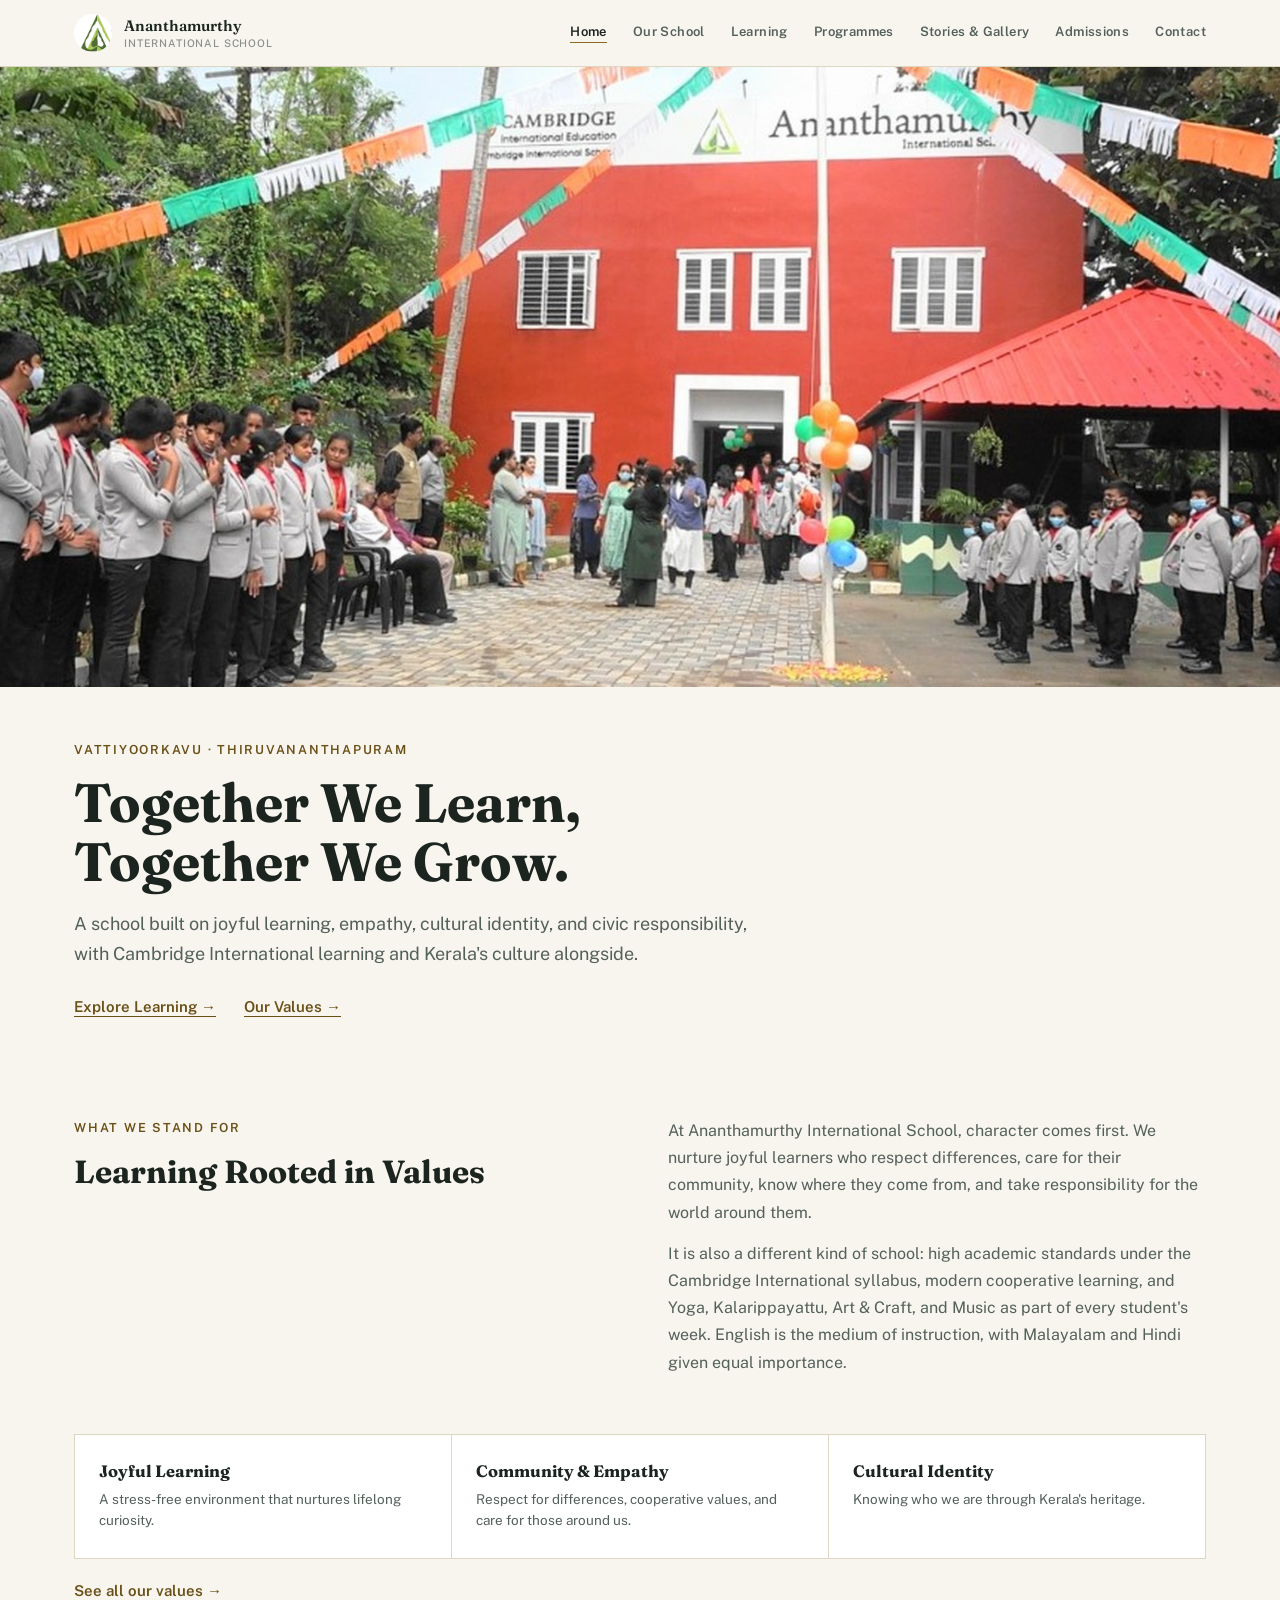
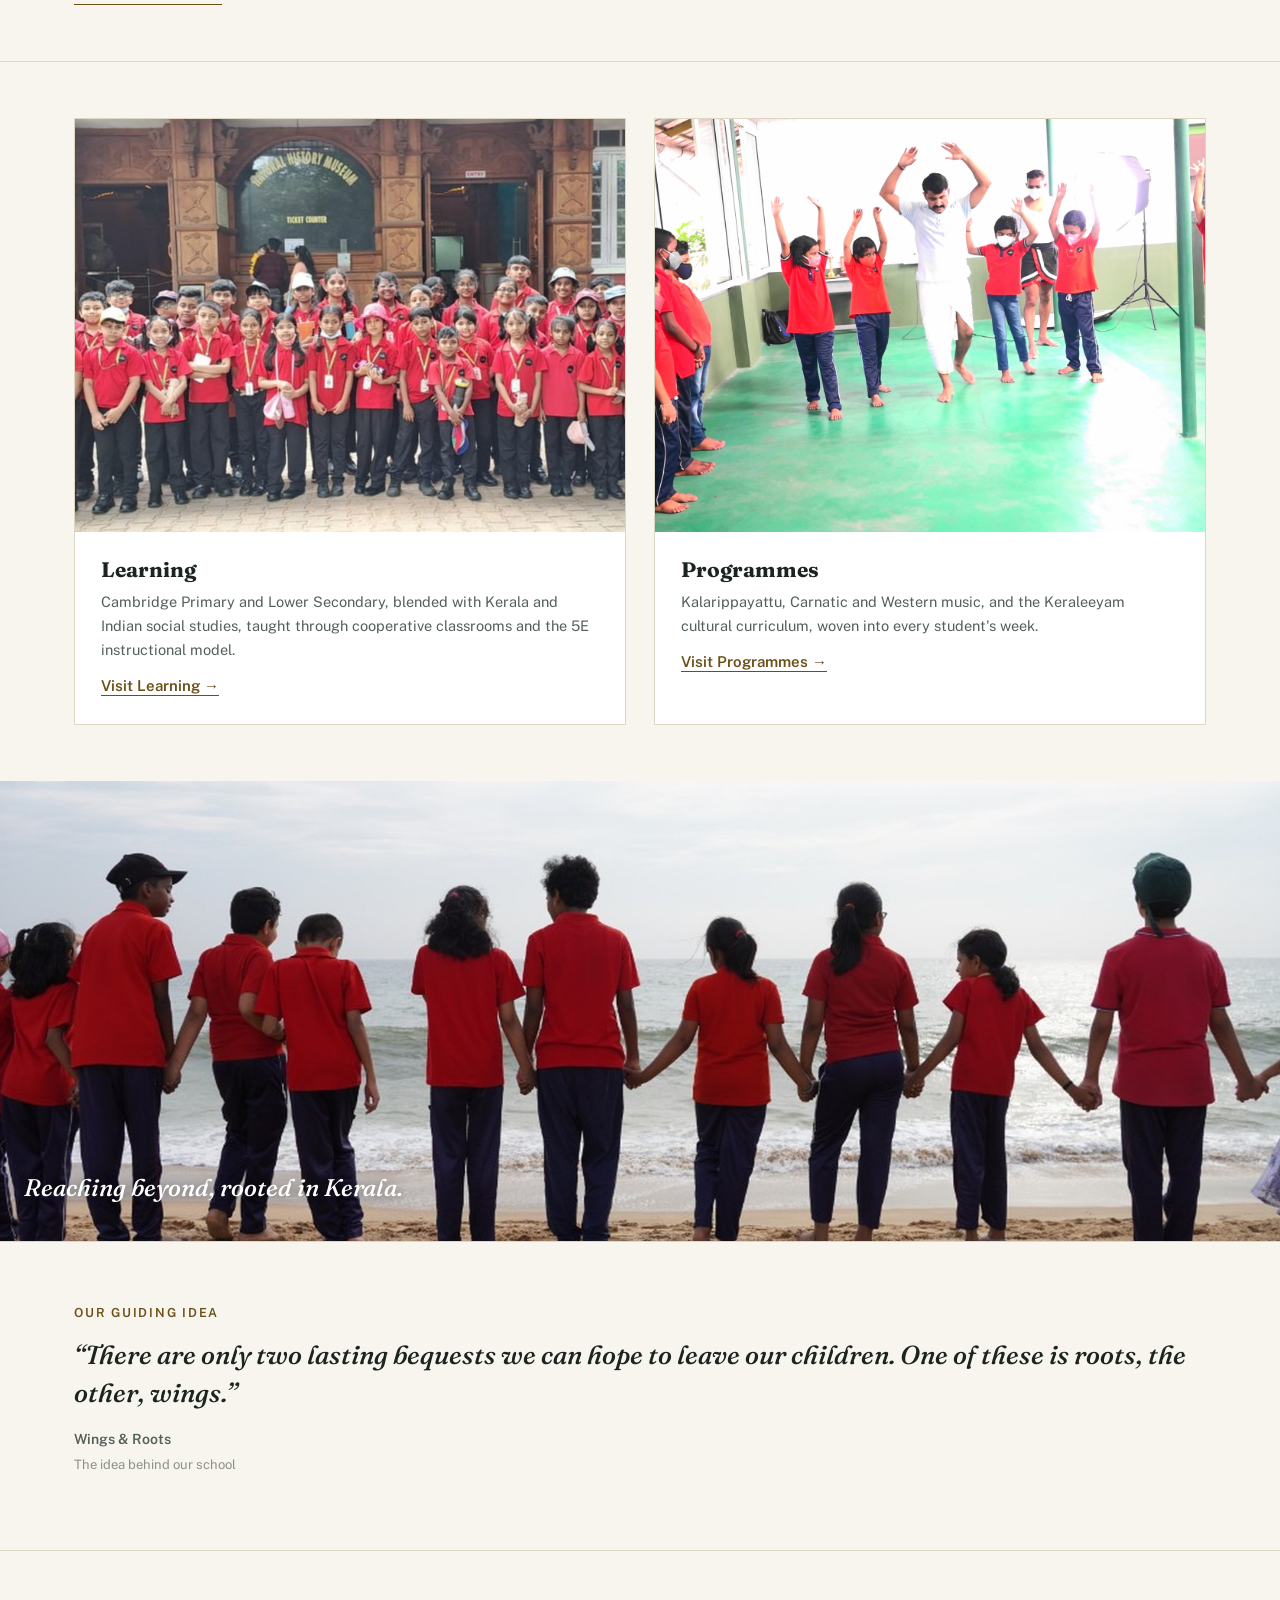
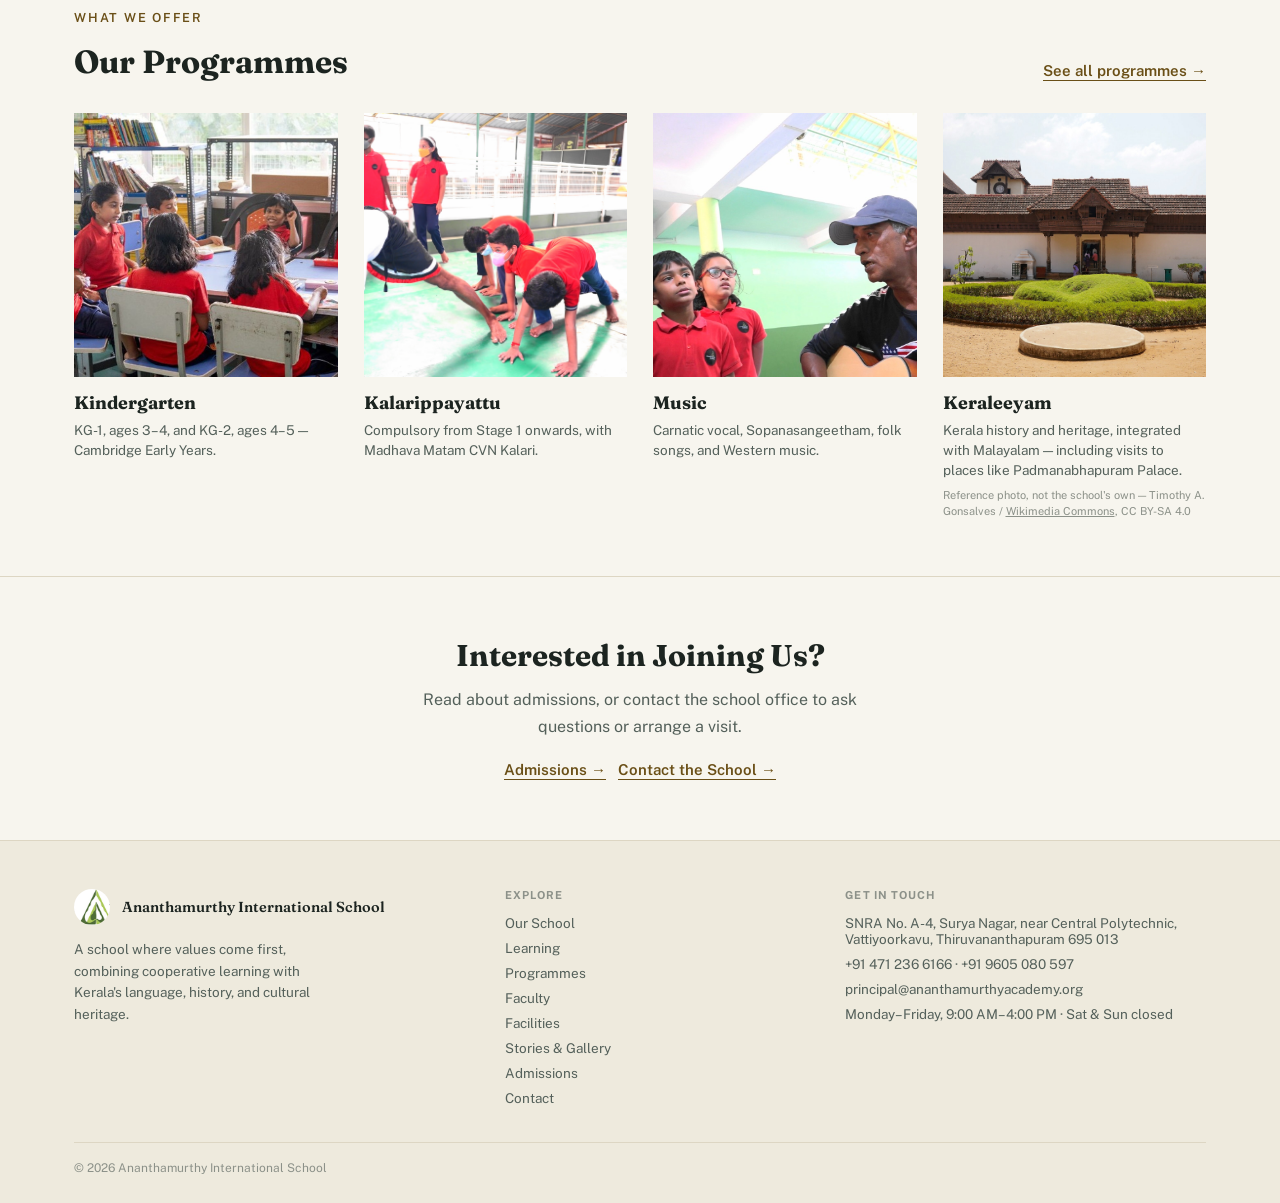
<file: index.html>
<!DOCTYPE html>
<html lang="en">
<head>
<meta charset="UTF-8" />
<meta name="robots" content="noindex, nofollow" />
<meta name="viewport" content="width=device-width, initial-scale=1.0" />
<title>Ananthamurthy International School — Together We Learn, Together We Grow</title>
<meta name="description" content="A Cambridge International school in Thiruvananthapuram combining cooperative learning with Kerala's language, history, and cultural heritage." />
<link rel="preconnect" href="https://fonts.googleapis.com">
<link rel="preconnect" href="https://fonts.gstatic.com" crossorigin>
<link rel="stylesheet" href="https://fonts.googleapis.com/css2?family=Fraunces:ital,opsz,wght@0,9..144,400;0,9..144,500;0,9..144,600;0,9..144,700;1,9..144,500&family=Public+Sans:wght@400;500;600;700&display=swap">
<link rel="stylesheet" href="assets/css/editorial.css" />
</head>
<body>
  <header class="site"><div id="navbar-placeholder"></div></header>

  <div class="hero-photo">
    <img src="assets/images/images/banner9.jpg" alt="Students and staff at a flag-hoisting assembly outside the Ananthamurthy International School building" />
  </div>

  <div class="wrap hero-copy">
    <p class="eyebrow">Vattiyoorkavu · Thiruvananthapuram</p>
    <h1>Together We Learn,<br/>Together We Grow.</h1>
    <p class="lede">A school built on joyful learning, empathy, cultural identity, and civic responsibility, with Cambridge International learning and Kerala's culture alongside.</p>
    <div class="hero-actions">
      <a class="textlink" href="academics.html">Explore Learning →</a>
      <a class="textlink" href="about.html">Our Values →</a>
    </div>
  </div>

  <section class="section">
    <div class="wrap intro-inner">
      <div class="col">
        <p class="eyebrow">What We Stand For</p>
        <h2>Learning Rooted in Values</h2>
      </div>
      <div class="col">
        <p>At Ananthamurthy International School, character comes first. We nurture joyful learners who respect differences, care for their community, know where they come from, and take responsibility for the world around them.</p>
        <p>It is also a different kind of school: high academic standards under the Cambridge International syllabus, modern cooperative learning, and Yoga, Kalarippayattu, Art &amp; Craft, and Music as part of every student's week. English is the medium of instruction, with Malayalam and Hindi given equal importance.</p>
      </div>
    </div>
    <div class="wrap" style="margin-top:44px;">
      <div class="item-grid">
        <div class="item"><h3>Joyful Learning</h3><p>A stress-free environment that nurtures lifelong curiosity.</p></div>
        <div class="item"><h3>Community &amp; Empathy</h3><p>Respect for differences, cooperative values, and care for those around us.</p></div>
        <div class="item"><h3>Cultural Identity</h3><p>Knowing who we are through Kerala's heritage.</p></div>
      </div>
      <p style="margin:18px 0 0;"><a class="textlink" href="about.html">See all our values →</a></p>
    </div>
  </section>

  <section class="panels">
    <div class="wrap panel-grid">
      <div class="panel">
        <div class="panel-photo">
          <img src="assets/images/images/banner2.jpg" alt="Students on an educational visit, part of cooperative and experiential learning" />
        </div>
        <div class="panel-body">
          <h3>Learning</h3>
          <p>Cambridge Primary and Lower Secondary, blended with Kerala and Indian social studies, taught through cooperative classrooms and the 5E instructional model.</p>
          <a class="textlink" href="academics.html">Visit Learning →</a>
        </div>
      </div>
      <div class="panel">
        <div class="panel-photo">
          <img src="assets/images/images/kalari_03.jpg" alt="Students in a Kalarippayattu training session" />
        </div>
        <div class="panel-body">
          <h3>Programmes</h3>
          <p>Kalarippayattu, Carnatic and Western music, and the Keraleeyam cultural curriculum, woven into every student's week.</p>
          <a class="textlink" href="programs.html">Visit Programmes →</a>
        </div>
      </div>
    </div>
  </section>

  <div class="break">
    <img src="assets/images/images/banner6.jpg" alt="Students stand in a line holding hands, facing the sea" />
    <p class="break-cap">Reaching beyond, rooted in Kerala.</p>
  </div>

  <section class="quote-section">
    <div class="wrap quote-grid">
      <div class="quote-body">
        <p class="eyebrow">Our Guiding Idea</p>
        <blockquote>&ldquo;There are only two lasting bequests we can hope to leave our children. One of these is roots, the other, wings.&rdquo;</blockquote>
        <p class="quote-attr">Wings &amp; Roots<span>The idea behind our school</span></p>
      </div>
    </div>
  </section>

  <section class="section">
    <div class="wrap">
      <div class="section-head row">
        <div>
          <p class="eyebrow">What We Offer</p>
          <h2>Our Programmes</h2>
        </div>
        <a class="textlink" href="programs.html">See all programmes →</a>
      </div>
      <div class="prog-grid">
        <div class="prog-card">
          <div class="prog-photo"><img src="assets/images/images/banner5.jpg" alt="Kindergarten learning spaces" /></div>
          <h3>Kindergarten</h3>
          <p>KG-1, ages 3–4, and KG-2, ages 4–5 — Cambridge Early Years.</p>
        </div>
        <div class="prog-card">
          <div class="prog-photo"><img src="assets/images/images/kalari_02.jpg" alt="Kalarippayattu training" /></div>
          <h3>Kalarippayattu</h3>
          <p>Compulsory from Stage 1 onwards, with Madhava Matam CVN Kalari.</p>
        </div>
        <div class="prog-card">
          <div class="prog-photo"><img src="assets/images/images/Picture2.jpg" alt="A music teacher and students singing together" /></div>
          <h3>Music</h3>
          <p>Carnatic vocal, Sopanasangeetham, folk songs, and Western music.</p>
        </div>
        <div class="prog-card">
          <div class="prog-photo"><img src="assets/images/external/padmanabhapuram-palace-wikimedia.jpg" alt="Padmanabhapuram Palace, a Travancore-era heritage site" /></div>
          <h3>Keraleeyam</h3>
          <p>Kerala history and heritage, integrated with Malayalam — including visits to places like Padmanabhapuram Palace.</p>
          <span class="prog-credit">Reference photo, not the school's own — Timothy A. Gonsalves / <a href="https://commons.wikimedia.org/wiki/File:Forecourt_Padmanabhapuram_Palace_Mar24_A7C_10099.jpg" target="_blank" rel="noreferrer">Wikimedia Commons</a>, CC BY-SA 4.0</span>
        </div>
      </div>
    </div>
  </section>

  <section class="cta-banner">
    <div class="wrap">
      <h2>Interested in Joining Us?</h2>
      <p>Read about admissions, or contact the school office to ask questions or arrange a visit.</p>
      <a class="textlink" href="admissions.html">Admissions →</a>&nbsp;&nbsp;&nbsp;<a class="textlink" href="contact.html">Contact the School →</a>
    </div>
  </section>

  <footer class="site"><div id="footer-placeholder"></div></footer>
  <script src="assets/js/editorial-nav.js?v=20261016"></script>
</body>
</html>
</file>
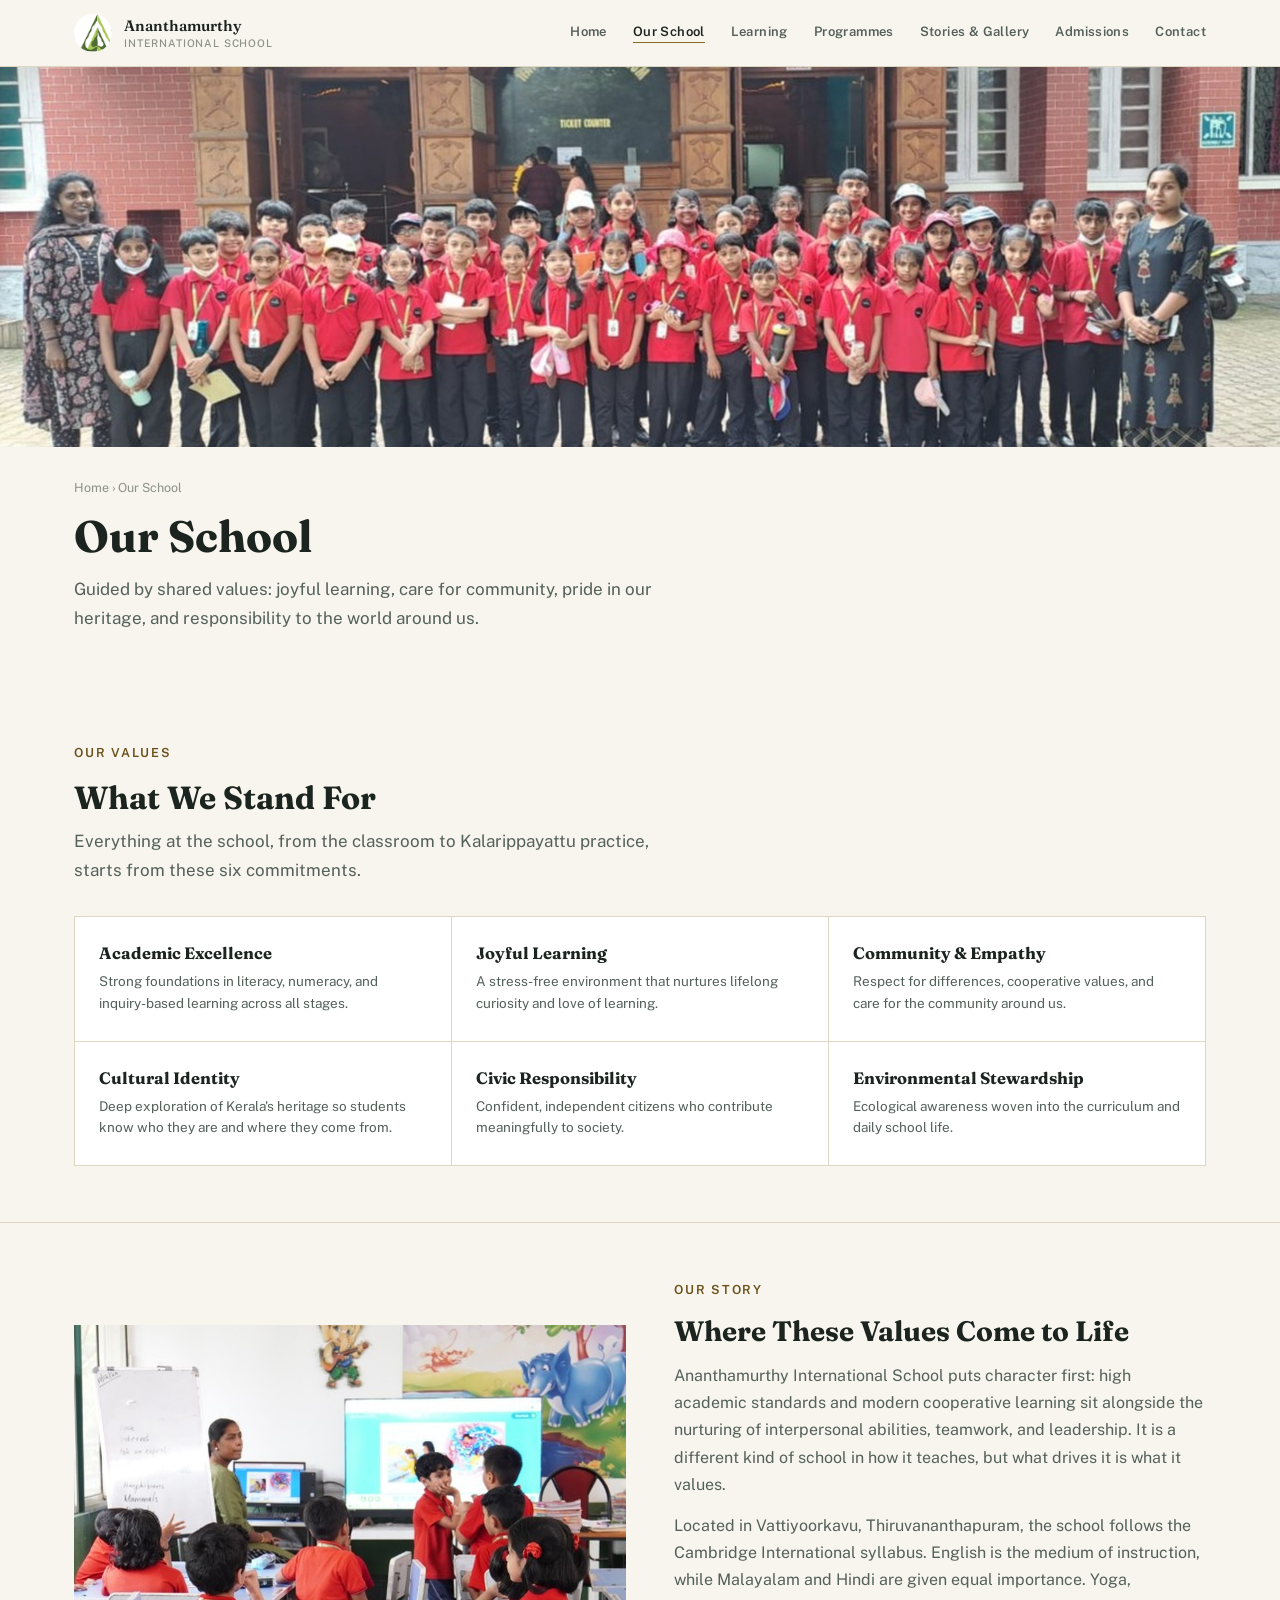
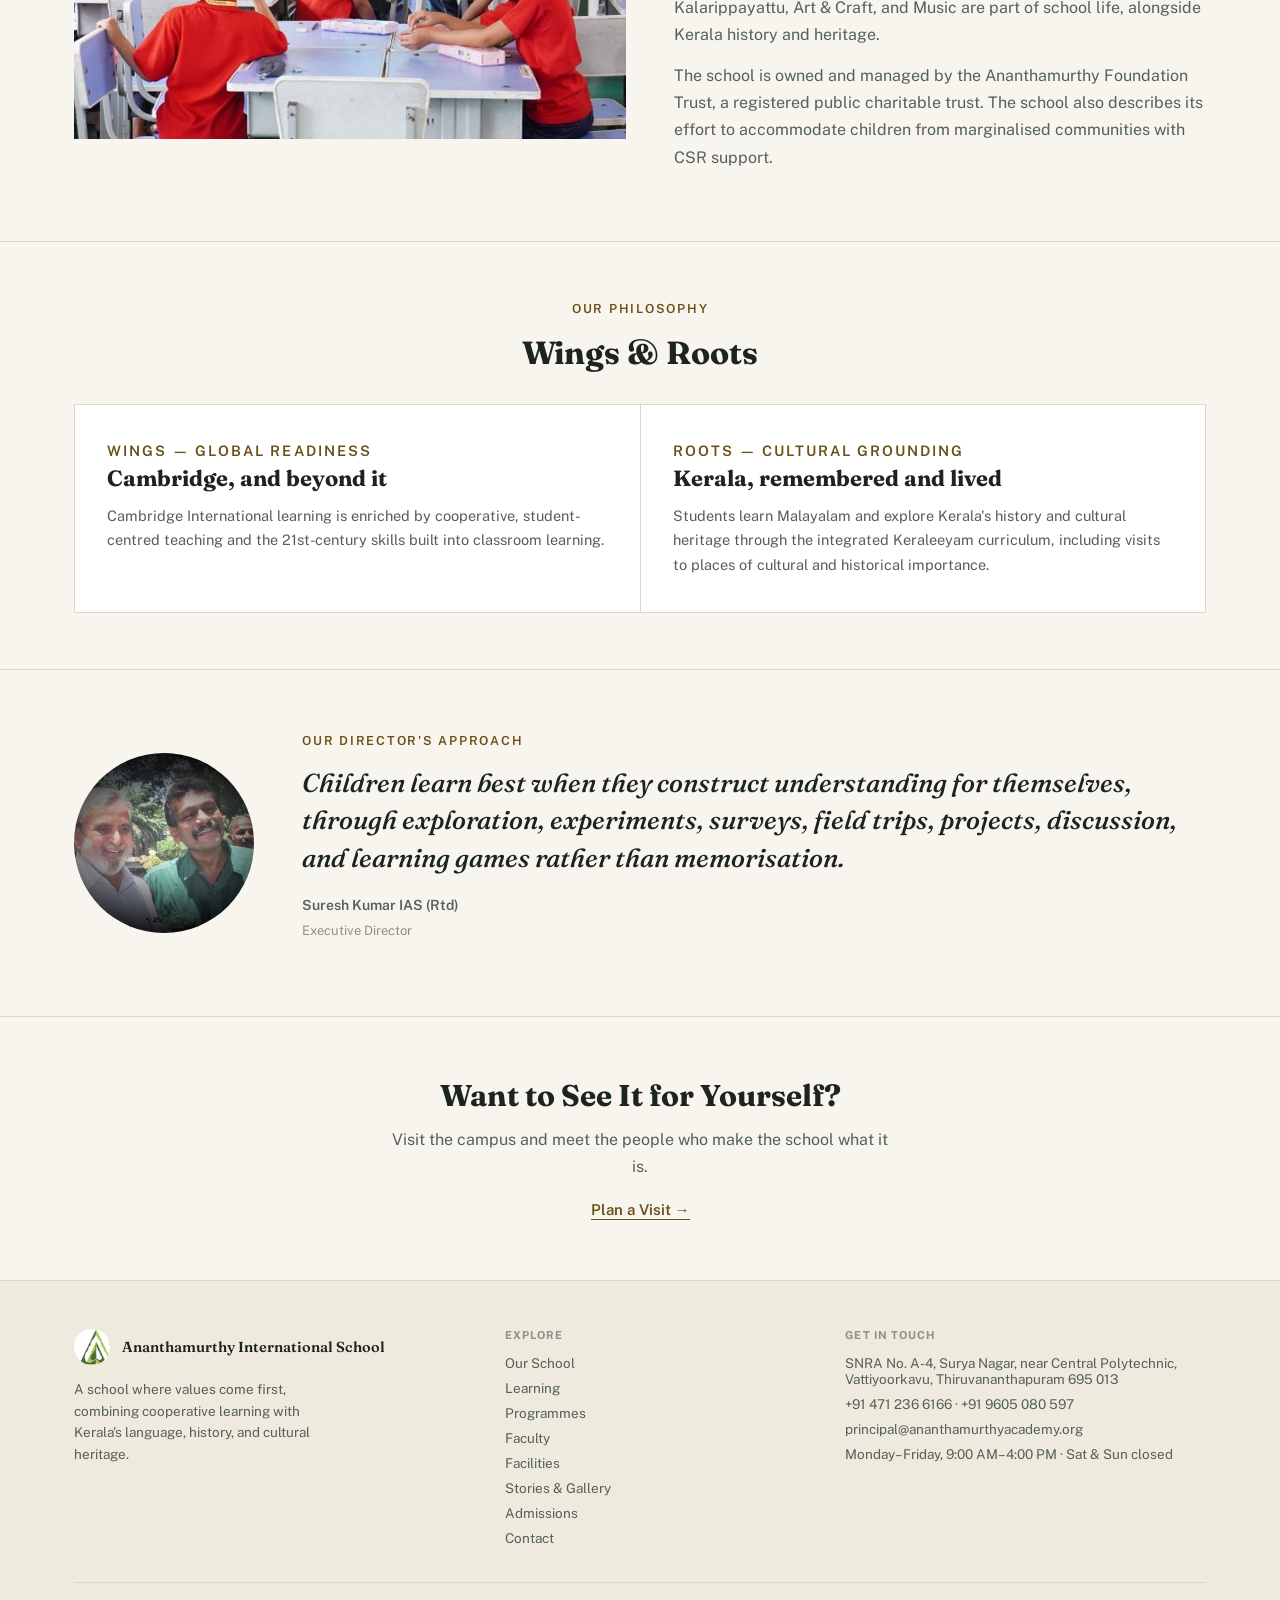
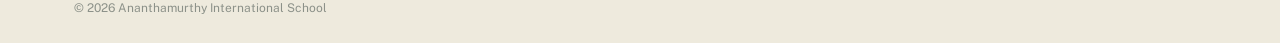
<file: about.html>
<!DOCTYPE html>
<html lang="en">
<head>
<meta charset="UTF-8" />
<meta name="robots" content="noindex, nofollow" />
<meta name="viewport" content="width=device-width, initial-scale=1.0" />
<title>Our School — Ananthamurthy International School</title>
<link rel="preconnect" href="https://fonts.googleapis.com">
<link rel="preconnect" href="https://fonts.gstatic.com" crossorigin>
<link rel="stylesheet" href="https://fonts.googleapis.com/css2?family=Fraunces:ital,opsz,wght@0,9..144,400;0,9..144,500;0,9..144,600;0,9..144,700;1,9..144,500&family=Public+Sans:wght@400;500;600;700&display=swap">
<link rel="stylesheet" href="assets/css/editorial.css" />
</head>
<body>
  <header class="site"><div id="navbar-placeholder"></div></header>

  <div class="page-hero-photo">
    <img src="assets/images/images/banner2.jpg" alt="Ananthamurthy International School students and campus" />
  </div>
  <div class="wrap page-hero-copy">
    <p class="crumb"><a href="index.html">Home</a> › Our School</p>
    <h1>Our School</h1>
    <p class="lede">Guided by shared values: joyful learning, care for community, pride in our heritage, and responsibility to the world around us.</p>
  </div>

  <section class="section" style="border-top:none;">
    <div class="wrap">
      <div class="section-head">
        <p class="eyebrow">Our Values</p>
        <h2>What We Stand For</h2>
        <p class="lede">Everything at the school, from the classroom to Kalarippayattu practice, starts from these six commitments.</p>
      </div>
      <div class="item-grid">
        <div class="item">
          <h3>Academic Excellence</h3>
          <p>Strong foundations in literacy, numeracy, and inquiry-based learning across all stages.</p>
        </div>
        <div class="item">
          <h3>Joyful Learning</h3>
          <p>A stress-free environment that nurtures lifelong curiosity and love of learning.</p>
        </div>
        <div class="item">
          <h3>Community &amp; Empathy</h3>
          <p>Respect for differences, cooperative values, and care for the community around us.</p>
        </div>
        <div class="item">
          <h3>Cultural Identity</h3>
          <p>Deep exploration of Kerala's heritage so students know who they are and where they come from.</p>
        </div>
        <div class="item">
          <h3>Civic Responsibility</h3>
          <p>Confident, independent citizens who contribute meaningfully to society.</p>
        </div>
        <div class="item">
          <h3>Environmental Stewardship</h3>
          <p>Ecological awareness woven into the curriculum and daily school life.</p>
        </div>
      </div>
    </div>
  </section>

  <section class="section">
    <div class="wrap split">
      <div class="split-photo">
        <img src="assets/images/images/banner3.jpg" alt="Ananthamurthy International School campus" />
      </div>
      <div class="split-body">
        <p class="eyebrow">Our Story</p>
        <h2>Where These Values Come to Life</h2>
        <p>Ananthamurthy International School puts character first: high academic standards and modern cooperative learning sit alongside the nurturing of interpersonal abilities, teamwork, and leadership. It is a different kind of school in how it teaches, but what drives it is what it values.</p>
        <p>Located in Vattiyoorkavu, Thiruvananthapuram, the school follows the Cambridge International syllabus. English is the medium of instruction, while Malayalam and Hindi are given equal importance. Yoga, Kalarippayattu, Art &amp; Craft, and Music are part of school life, alongside Kerala history and heritage.</p>
        <p>The school is owned and managed by the Ananthamurthy Foundation Trust, a registered public charitable trust. The school also describes its effort to accommodate children from marginalised communities with CSR support.</p>
      </div>
    </div>
  </section>

  <section class="section">
    <div class="wrap">
      <div class="section-head" style="text-align:center;">
        <p class="eyebrow">Our Philosophy</p>
        <h2>Wings &amp; Roots</h2>
      </div>
      <div class="feature-pair">
        <div class="feature">
          <p class="eyebrow">Wings — Global Readiness</p>
          <h3>Cambridge, and beyond it</h3>
          <p>Cambridge International learning is enriched by cooperative, student-centred teaching and the 21st-century skills built into classroom learning.</p>
        </div>
        <div class="feature">
          <p class="eyebrow">Roots — Cultural Grounding</p>
          <h3>Kerala, remembered and lived</h3>
          <p>Students learn Malayalam and explore Kerala's history and cultural heritage through the integrated Keraleeyam curriculum, including visits to places of cultural and historical importance.</p>
        </div>
      </div>
    </div>
  </section>

  <section class="quote-section">
    <div class="wrap quote-grid">
      <div class="quote-photo">
        <img src="assets/images/images/with_our_leading_light_ananthamurthy_ananthamurthy-academy.jpg" alt="Suresh Kumar IAS (Rtd), Executive Director" />
      </div>
      <div class="quote-body">
        <p class="eyebrow">Our Director's Approach</p>
        <blockquote>Children learn best when they construct understanding for themselves, through exploration, experiments, surveys, field trips, projects, discussion, and learning games rather than memorisation.</blockquote>
        <p class="quote-attr">Suresh Kumar IAS (Rtd)<span>Executive Director</span></p>
      </div>
    </div>
  </section>

  <section class="cta-banner">
    <div class="wrap">
      <h2>Want to See It for Yourself?</h2>
      <p>Visit the campus and meet the people who make the school what it is.</p>
      <a class="textlink" href="contact.html">Plan a Visit →</a>
    </div>
  </section>

  <footer class="site"><div id="footer-placeholder"></div></footer>
  <script src="assets/js/editorial-nav.js?v=20261016"></script>
</body>
</html>
</file>
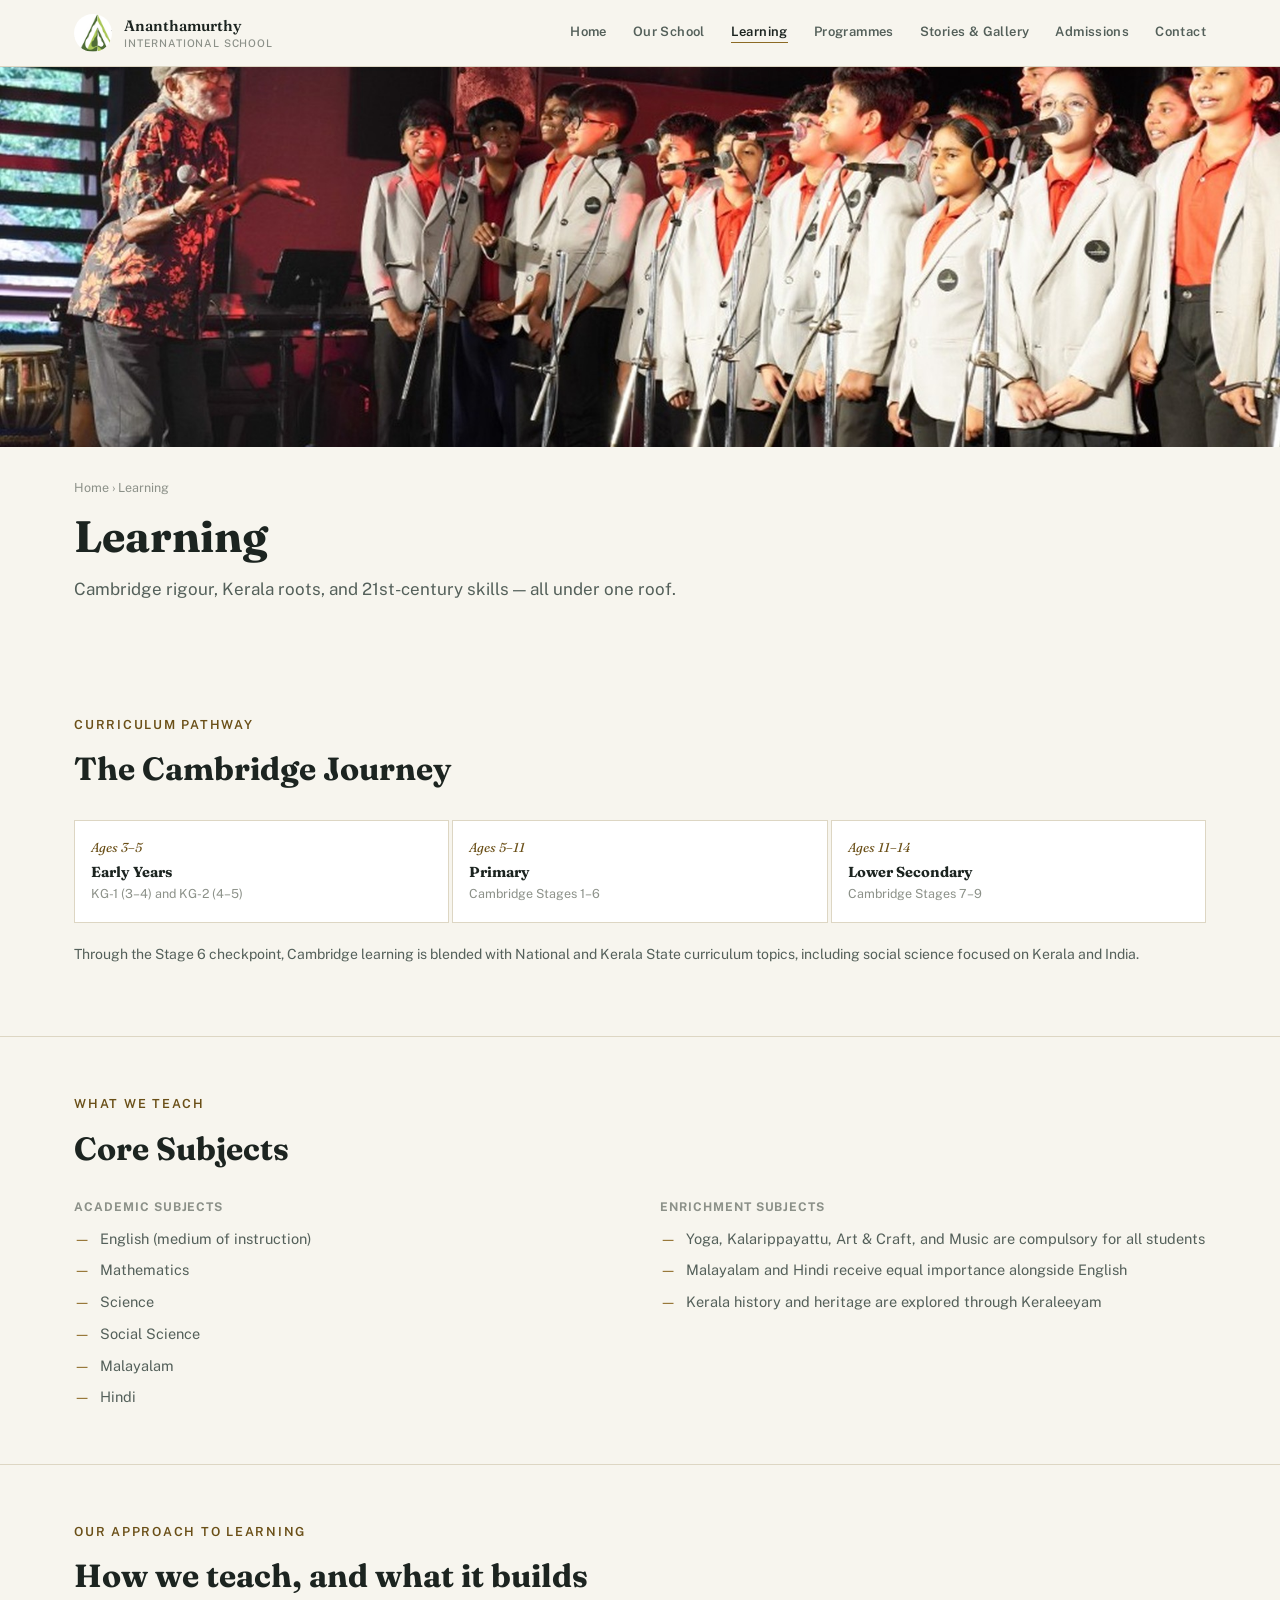
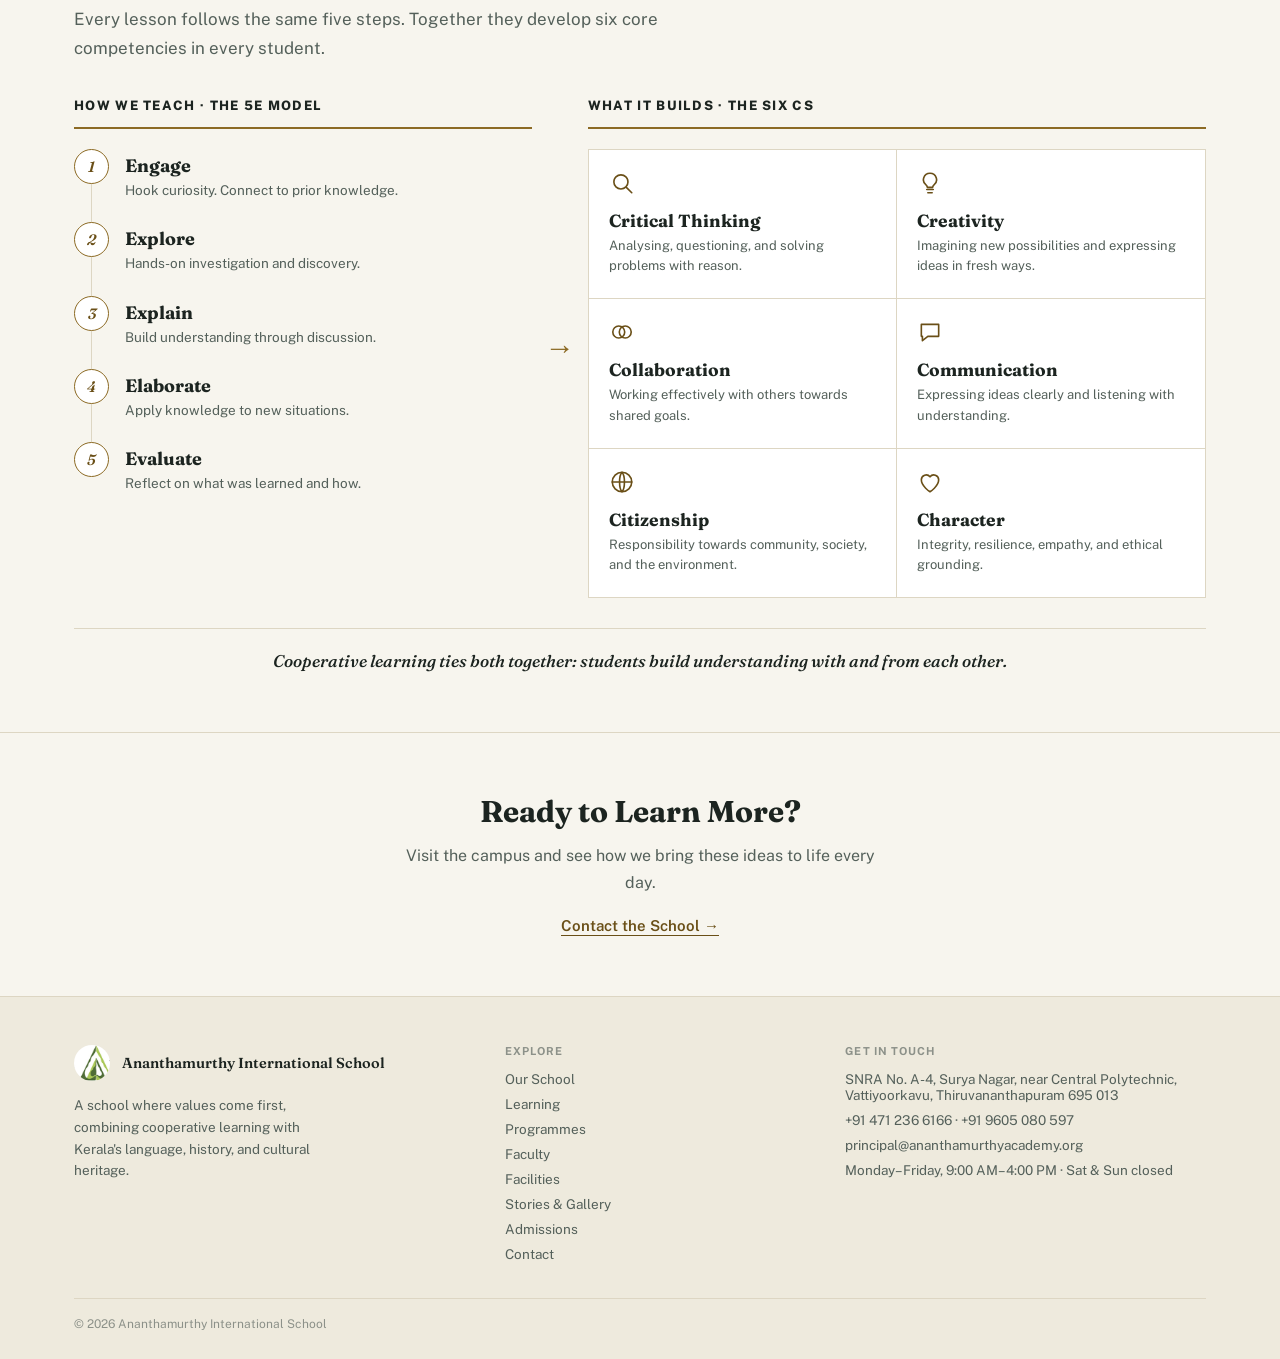
<file: academics.html>
<!DOCTYPE html>
<html lang="en">
<head>
<meta charset="UTF-8" />
<meta name="robots" content="noindex, nofollow" />
<meta name="viewport" content="width=device-width, initial-scale=1.0" />
<title>Learning — Ananthamurthy International School</title>
<link rel="preconnect" href="https://fonts.googleapis.com">
<link rel="preconnect" href="https://fonts.gstatic.com" crossorigin>
<link rel="stylesheet" href="https://fonts.googleapis.com/css2?family=Fraunces:ital,opsz,wght@0,9..144,400;0,9..144,500;0,9..144,600;1,9..144,500;0,9..144,700&family=Public+Sans:wght@400;500;600;700&display=swap">
<link rel="stylesheet" href="assets/css/editorial.css" />
</head>
<body>
  <header class="site"><div id="navbar-placeholder"></div></header>

  <div class="page-hero-photo">
    <img src="assets/images/images/banner4.jpg" alt="Students in class at Ananthamurthy International School" />
  </div>
  <div class="wrap page-hero-copy">
    <p class="crumb"><a href="index.html">Home</a> › Learning</p>
    <h1>Learning</h1>
    <p class="lede">Cambridge rigour, Kerala roots, and 21st-century skills — all under one roof.</p>
  </div>

  <section class="section" style="border-top:none;">
    <div class="wrap">
      <div class="section-head">
        <p class="eyebrow">Curriculum Pathway</p>
        <h2>The Cambridge Journey</h2>
      </div>
      <div class="step-row" style="--steps:3; --steps-sm:3;">
        <div class="step">
          <span class="step-index">Ages 3–5</span>
          <h3>Early Years</h3>
          <p>KG-1 (3–4) and KG-2 (4–5)</p>
        </div>
        <div class="step">
          <span class="step-index">Ages 5–11</span>
          <h3>Primary</h3>
          <p>Cambridge Stages 1–6</p>
        </div>
        <div class="step">
          <span class="step-index">Ages 11–14</span>
          <h3>Lower Secondary</h3>
          <p>Cambridge Stages 7–9</p>
        </div>
      </div>
      <p style="margin-top:20px; font-size:14px;">Through the Stage 6 checkpoint, Cambridge learning is blended with National and Kerala State curriculum topics, including social science focused on Kerala and India.</p>
    </div>
  </section>

  <section class="section">
    <div class="wrap">
      <div class="section-head">
        <p class="eyebrow">What We Teach</p>
        <h2>Core Subjects</h2>
      </div>
      <div class="col-list">
        <div>
          <h3>Academic Subjects</h3>
          <ul>
            <li>English (medium of instruction)</li>
            <li>Mathematics</li>
            <li>Science</li>
            <li>Social Science</li>
            <li>Malayalam</li>
            <li>Hindi</li>
          </ul>
        </div>
        <div>
          <h3>Enrichment Subjects</h3>
          <ul>
            <li>Yoga, Kalarippayattu, Art &amp; Craft, and Music are compulsory for all students</li>
            <li>Malayalam and Hindi receive equal importance alongside English</li>
            <li>Kerala history and heritage are explored through Keraleeyam</li>
          </ul>
        </div>
      </div>
    </div>
  </section>

  <section class="section approach">
 <div class="wrap">
  <div class="section-head"><p class="eyebrow">Our Approach to Learning</p><h2>How we teach, and what it builds</h2>
   <p class="lede">Every lesson follows the same five steps. Together they develop six core competencies in every student.</p></div>
  <div class="o1">
   <div class="o1-left"><p class="o1-h">How we teach &middot; The 5E Model</p><ol class="timeline"><li><span class="dot">1</span><div><h4>Engage</h4><p>Hook curiosity. Connect to prior knowledge.</p></div></li><li><span class="dot">2</span><div><h4>Explore</h4><p>Hands-on investigation and discovery.</p></div></li><li><span class="dot">3</span><div><h4>Explain</h4><p>Build understanding through discussion.</p></div></li><li><span class="dot">4</span><div><h4>Elaborate</h4><p>Apply knowledge to new situations.</p></div></li><li><span class="dot">5</span><div><h4>Evaluate</h4><p>Reflect on what was learned and how.</p></div></li></ol></div>
   <div class="o1-arrow" aria-hidden="true">&rarr;</div>
   <div class="o1-right"><p class="o1-h">What it builds &middot; The Six Cs</p><div class="cgrid"><div class="cc"><div class="ico"><svg viewBox="0 0 24 24" width="26" height="26" fill="none" stroke="currentColor" stroke-width="1.5" stroke-linecap="round" stroke-linejoin="round" aria-hidden="true"><circle cx="11" cy="11" r="6.5"/><path d="M16 16l5 5"/></svg></div><h4>Critical Thinking</h4><p>Analysing, questioning, and solving problems with reason.</p></div><div class="cc"><div class="ico"><svg viewBox="0 0 24 24" width="26" height="26" fill="none" stroke="currentColor" stroke-width="1.5" stroke-linecap="round" stroke-linejoin="round" aria-hidden="true"><path d="M9 18h6M10 21h4M12 3a6 6 0 0 0-3.5 10.9c.6.5 1 1.2 1 2.1h5c0-.9.4-1.6 1-2.1A6 6 0 0 0 12 3z"/></svg></div><h4>Creativity</h4><p>Imagining new possibilities and expressing ideas in fresh ways.</p></div><div class="cc"><div class="ico"><svg viewBox="0 0 24 24" width="26" height="26" fill="none" stroke="currentColor" stroke-width="1.5" stroke-linecap="round" stroke-linejoin="round" aria-hidden="true"><circle cx="9" cy="12" r="5.5"/><circle cx="15" cy="12" r="5.5"/></svg></div><h4>Collaboration</h4><p>Working effectively with others towards shared goals.</p></div><div class="cc"><div class="ico"><svg viewBox="0 0 24 24" width="26" height="26" fill="none" stroke="currentColor" stroke-width="1.5" stroke-linecap="round" stroke-linejoin="round" aria-hidden="true"><path d="M4 5h16v11H10l-5 4v-4H4z"/></svg></div><h4>Communication</h4><p>Expressing ideas clearly and listening with understanding.</p></div><div class="cc"><div class="ico"><svg viewBox="0 0 24 24" width="26" height="26" fill="none" stroke="currentColor" stroke-width="1.5" stroke-linecap="round" stroke-linejoin="round" aria-hidden="true"><circle cx="12" cy="12" r="9"/><path d="M3 12h18M12 3c3 3 3 15 0 18M12 3c-3 3-3 15 0 18"/></svg></div><h4>Citizenship</h4><p>Responsibility towards community, society, and the environment.</p></div><div class="cc"><div class="ico"><svg viewBox="0 0 24 24" width="26" height="26" fill="none" stroke="currentColor" stroke-width="1.5" stroke-linecap="round" stroke-linejoin="round" aria-hidden="true"><path d="M12 21s-8-5-8-11a4.5 4.5 0 0 1 8-2.8A4.5 4.5 0 0 1 20 10c0 6-8 11-8 11z"/></svg></div><h4>Character</h4><p>Integrity, resilience, empathy, and ethical grounding.</p></div></div></div>
  </div>
  <p class="o1-foot">Cooperative learning ties both together: students build understanding with and from each other.</p>
 </div>
</section>

  <section class="cta-banner">
    <div class="wrap">
      <h2>Ready to Learn More?</h2>
      <p>Visit the campus and see how we bring these ideas to life every day.</p>
      <a class="textlink" href="contact.html">Contact the School →</a>
    </div>
  </section>

  <footer class="site"><div id="footer-placeholder"></div></footer>
  <script src="assets/js/editorial-nav.js?v=20261016"></script>
</body>
</html>
</file>
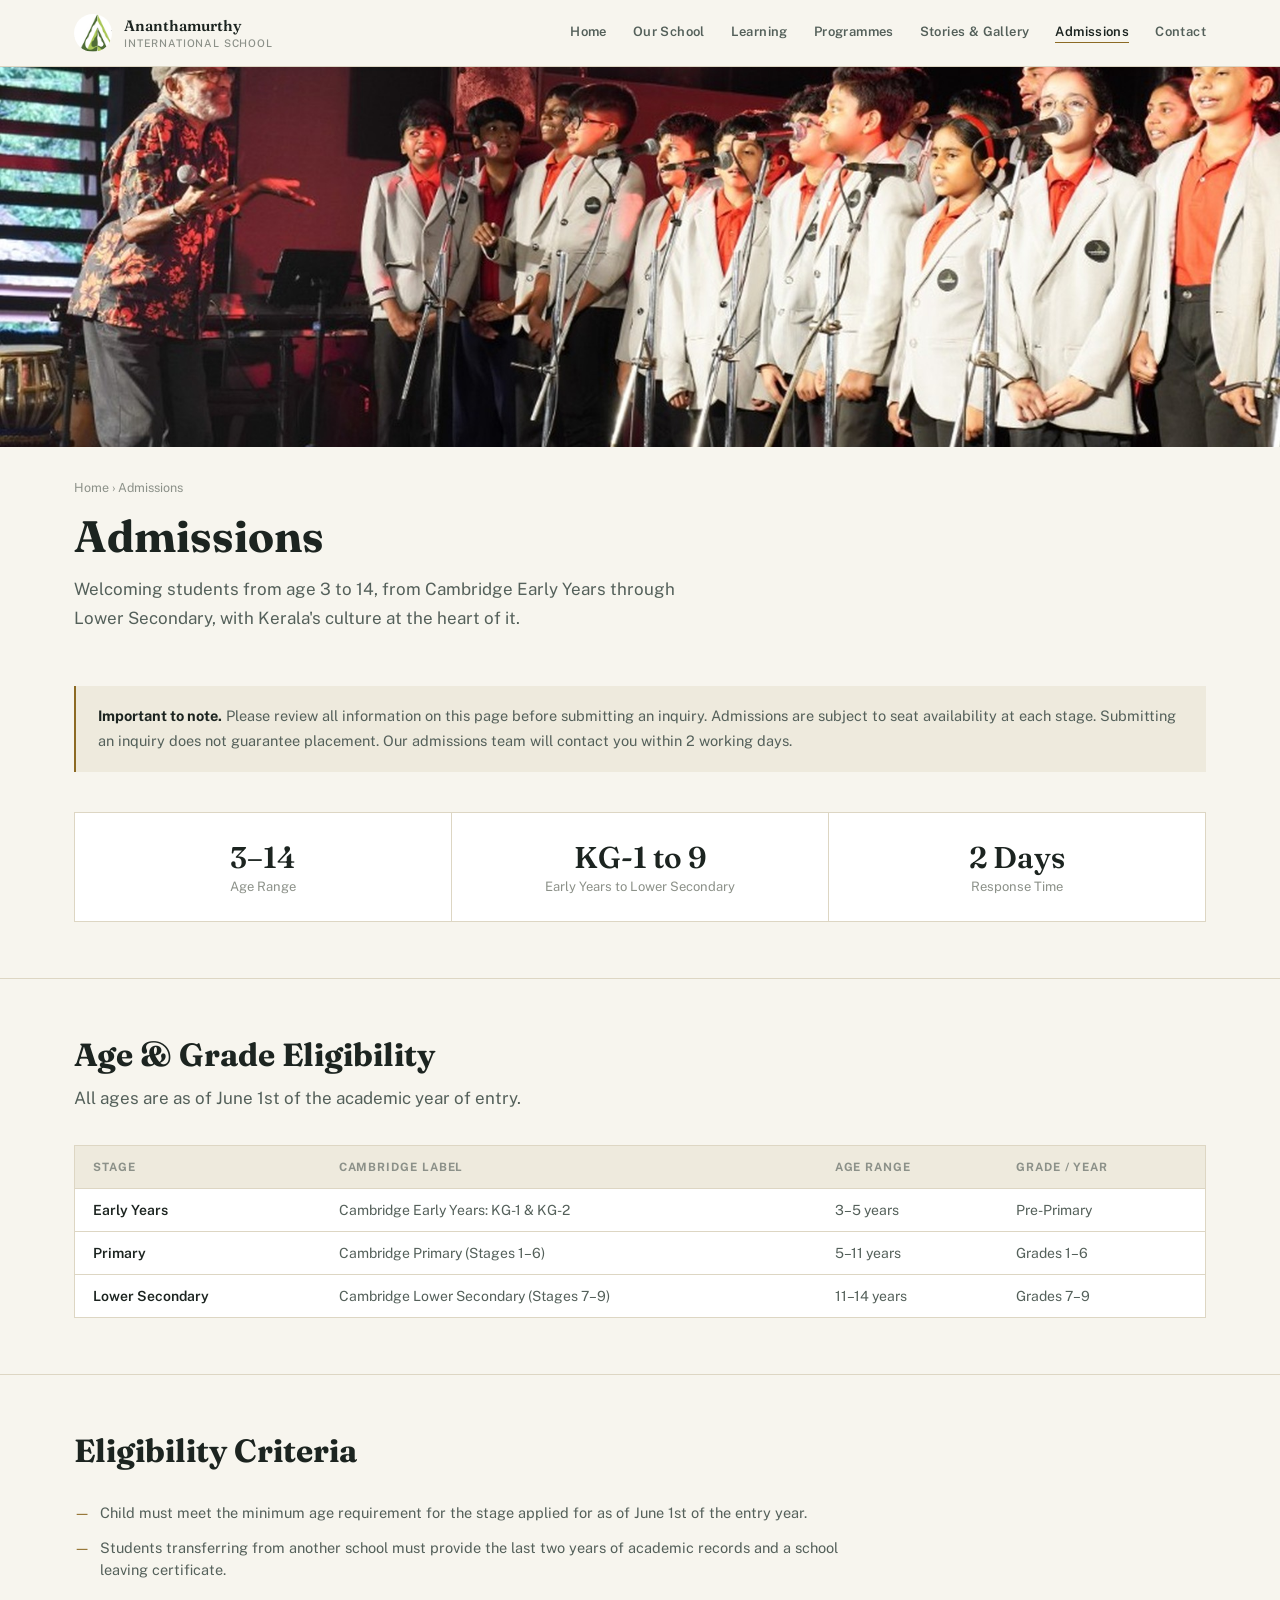
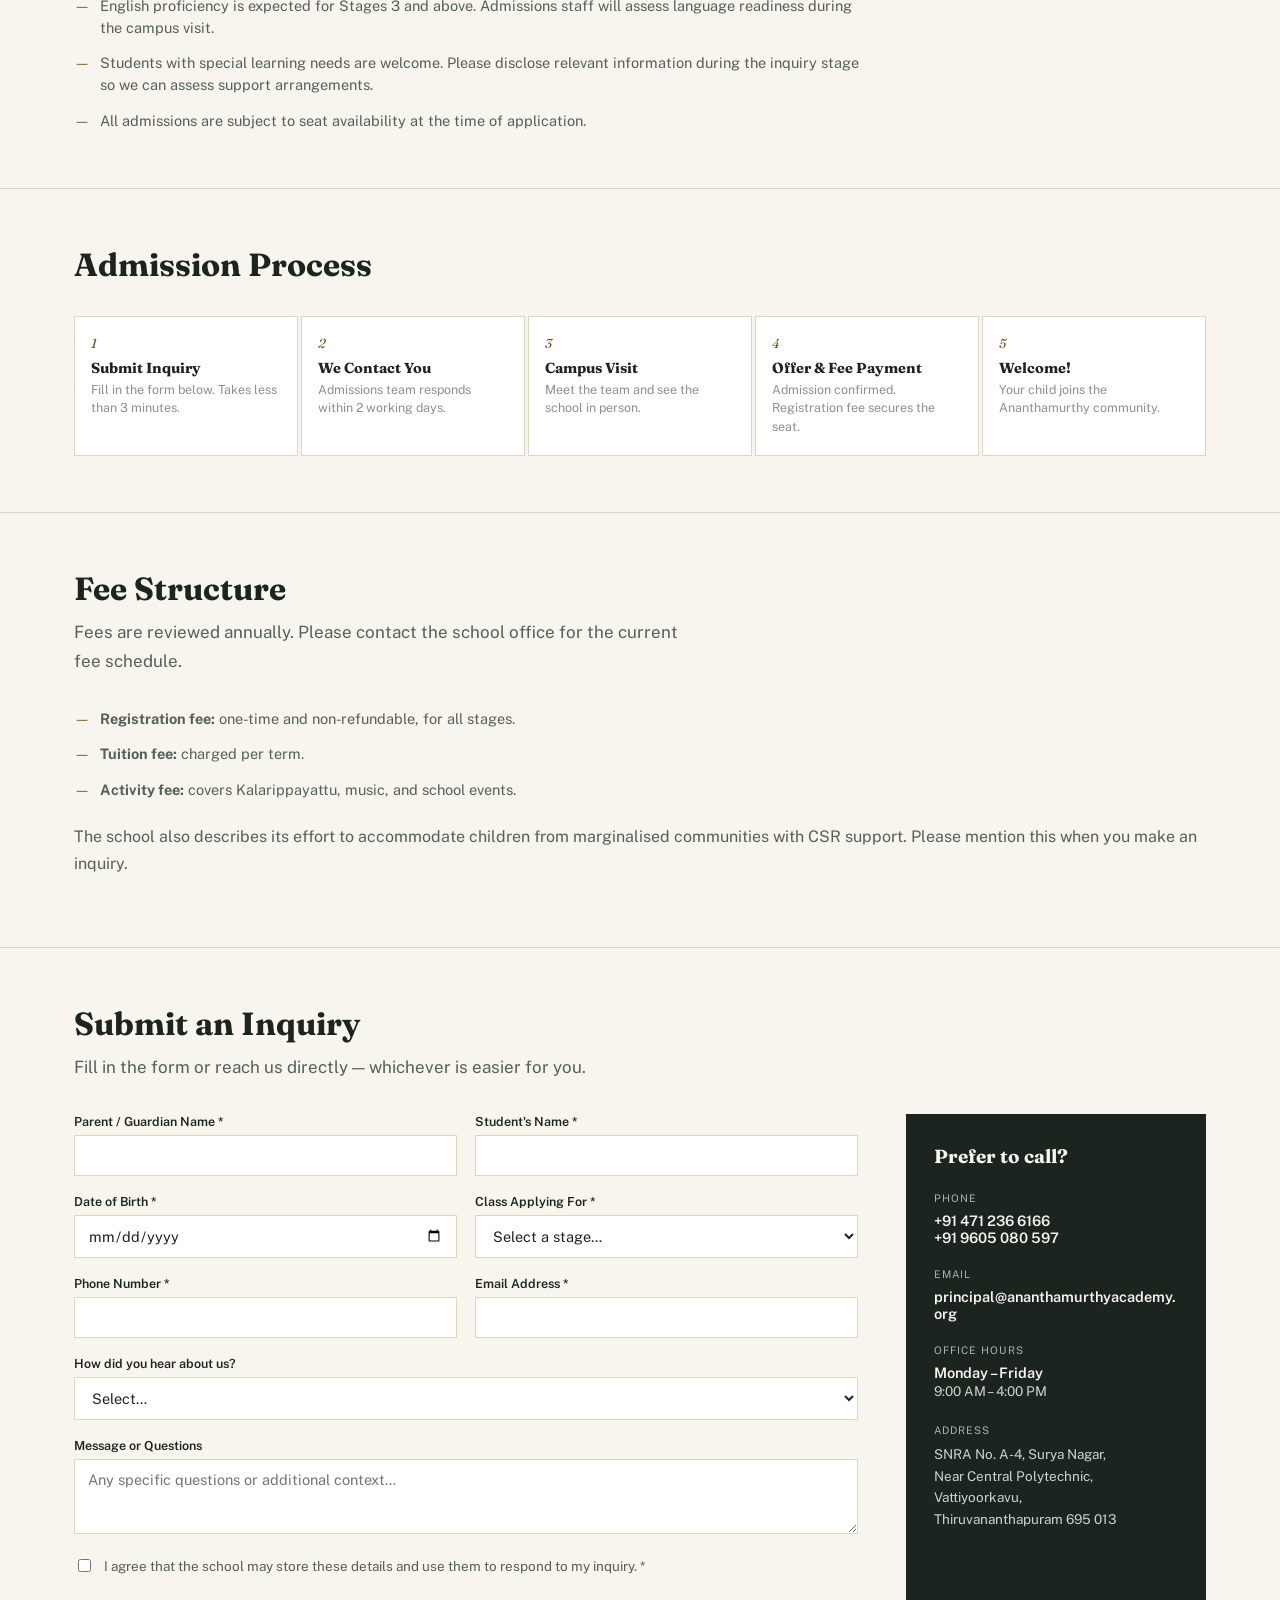
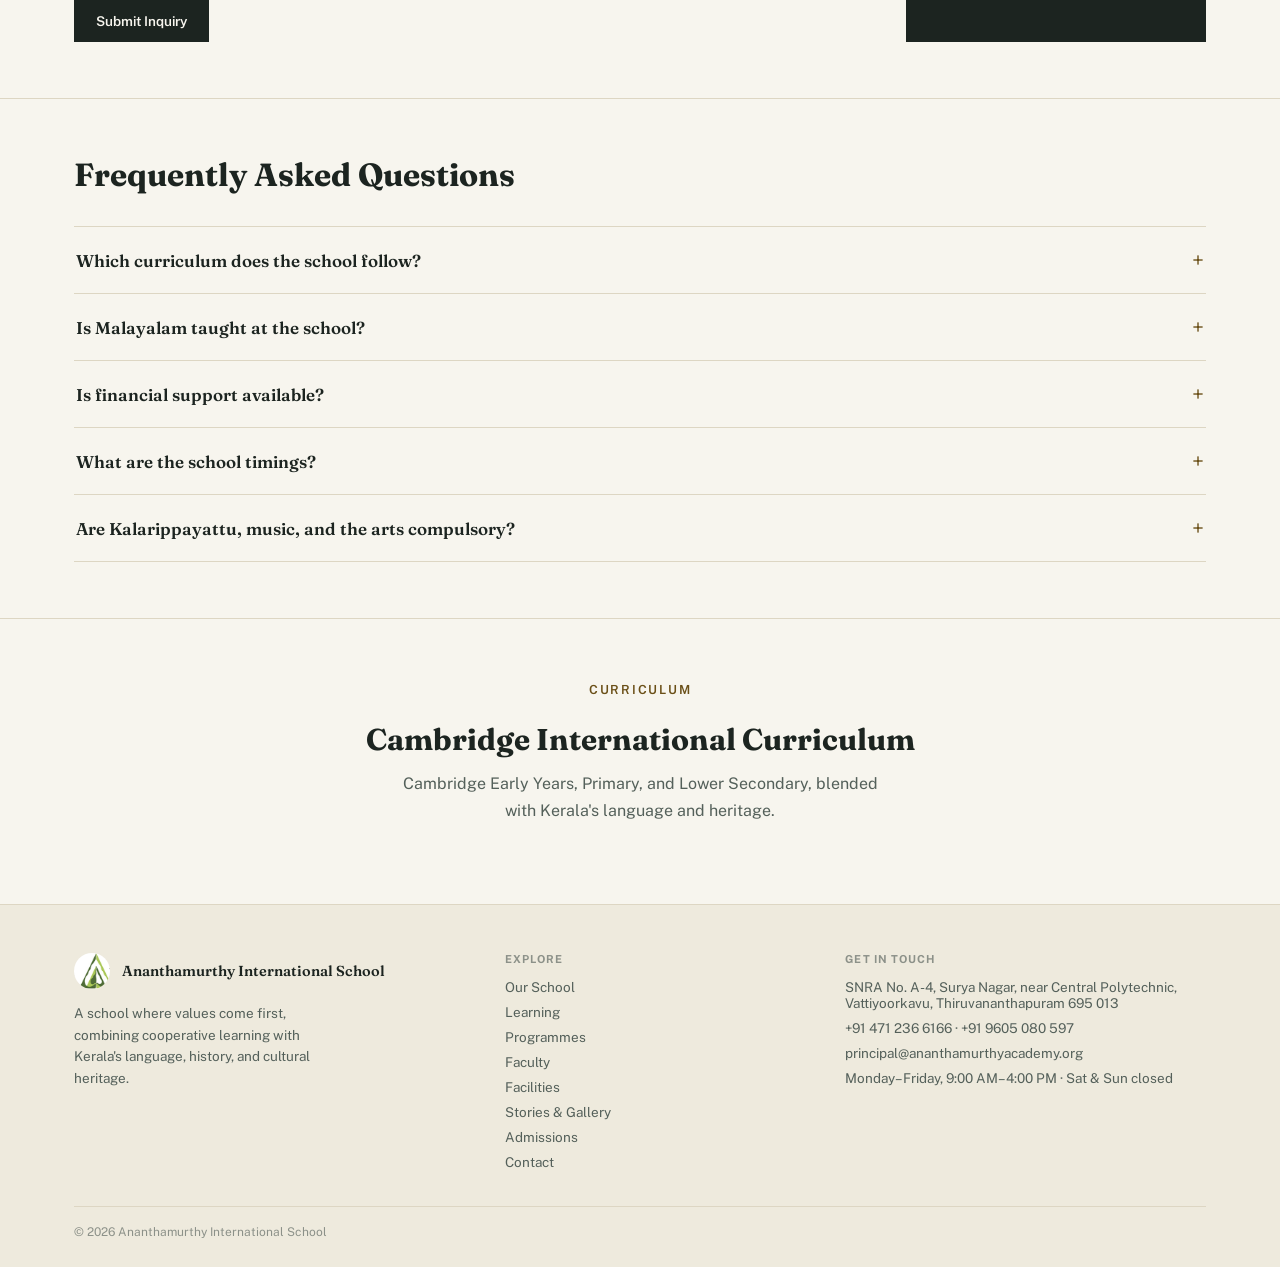
<file: admissions.html>
<!DOCTYPE html>
<html lang="en">
<head>
<meta charset="UTF-8" />
<meta name="robots" content="noindex, nofollow" />
<meta name="viewport" content="width=device-width, initial-scale=1.0" />
<title>Admissions — Ananthamurthy International School</title>
<meta name="description" content="Apply to Ananthamurthy International School. Learn about our admissions process, age eligibility, fee structure, and how to enrol your child." />
<link rel="preconnect" href="https://fonts.googleapis.com">
<link rel="preconnect" href="https://fonts.gstatic.com" crossorigin>
<link rel="stylesheet" href="https://fonts.googleapis.com/css2?family=Fraunces:ital,opsz,wght@0,9..144,400;0,9..144,500;0,9..144,600;0,9..144,700;1,9..144,500&family=Public+Sans:wght@400;500;600;700&display=swap">
<link rel="stylesheet" href="assets/css/editorial.css" />
</head>
<body>
  <header class="site"><div id="navbar-placeholder"></div></header>

  <div class="page-hero-photo">
    <img src="assets/images/images/banner4.jpg" alt="Ananthamurthy International School" />
  </div>
  <div class="wrap page-hero-copy">
    <p class="crumb"><a href="index.html">Home</a> › Admissions</p>
    <h1>Admissions</h1>
    <p class="lede">Welcoming students from age 3 to 14, from Cambridge Early Years through Lower Secondary, with Kerala's culture at the heart of it.</p>
  </div>

  <section class="section" style="border-top:none; padding-top:0;">
    <div class="wrap">
      <div class="notice"><p><strong>Important to note.</strong> Please review all information on this page before submitting an inquiry. Admissions are subject to seat availability at each stage. Submitting an inquiry does not guarantee placement. Our admissions team will contact you within 2 working days.</p></div>
      <div class="stat-row">
        <div class="stat"><b>3–14</b><span>Age Range</span></div>
        <div class="stat"><b>KG-1 to 9</b><span>Early Years to Lower Secondary</span></div>
        <div class="stat"><b>2 Days</b><span>Response Time</span></div>
      </div>
    </div>
  </section>

  <section class="section">
    <div class="wrap">
      <div class="section-head"><h2>Age &amp; Grade Eligibility</h2><p class="lede">All ages are as of June 1st of the academic year of entry.</p></div>
      <div class="table-wrap">
        <table>
          <thead><tr><th>Stage</th><th>Cambridge Label</th><th>Age Range</th><th>Grade / Year</th></tr></thead>
            <tbody>
              <tr><td>Early Years</td><td>Cambridge Early Years: KG-1 &amp; KG-2</td><td>3–5 years</td><td>Pre-Primary</td></tr>
              <tr><td>Primary</td><td>Cambridge Primary (Stages 1–6)</td><td>5–11 years</td><td>Grades 1–6</td></tr>
              <tr><td>Lower Secondary</td><td>Cambridge Lower Secondary (Stages 7–9)</td><td>11–14 years</td><td>Grades 7–9</td></tr>
            </tbody>
        </table>
      </div>
    </div>
  </section>

  <section class="section">
    <div class="wrap">
      <div class="section-head"><h2>Eligibility Criteria</h2></div>
      <ul class="split-list" style="max-width:80ch; gap:14px;">
        <li>Child must meet the minimum age requirement for the stage applied for as of June 1st of the entry year.</li>
        <li>Students transferring from another school must provide the last two years of academic records and a school leaving certificate.</li>
        <li>English proficiency is expected for Stages 3 and above. Admissions staff will assess language readiness during the campus visit.</li>
        <li>Students with special learning needs are welcome. Please disclose relevant information during the inquiry stage so we can assess support arrangements.</li>
        <li>All admissions are subject to seat availability at the time of application.</li>
      </ul>
    </div>
  </section>

  <section class="section">
    <div class="wrap">
      <div class="section-head"><h2>Admission Process</h2></div>
      <div class="step-row" style="--steps:5;">
        <div class="step"><span class="step-index">1</span><h3>Submit Inquiry</h3><p>Fill in the form below. Takes less than 3 minutes.</p></div>
        <div class="step"><span class="step-index">2</span><h3>We Contact You</h3><p>Admissions team responds within 2 working days.</p></div>
        <div class="step"><span class="step-index">3</span><h3>Campus Visit</h3><p>Meet the team and see the school in person.</p></div>
        <div class="step"><span class="step-index">4</span><h3>Offer &amp; Fee Payment</h3><p>Admission confirmed. Registration fee secures the seat.</p></div>
        <div class="step"><span class="step-index">5</span><h3>Welcome!</h3><p>Your child joins the Ananthamurthy community.</p></div>
      </div>
    </div>
  </section>

  <section class="section">
    <div class="wrap">
      <div class="section-head"><h2>Fee Structure</h2><p class="lede">Fees are reviewed annually. Please contact the school office for the current fee schedule.</p></div>
      <ul class="split-list" style="max-width:80ch; gap:14px;">
        <li><span><strong>Registration fee:</strong> one-time and non-refundable, for all stages.</span></li>
        <li><span><strong>Tuition fee:</strong> charged per term.</span></li>
        <li><span><strong>Activity fee:</strong> covers Kalarippayattu, music, and school events.</span></li>
      </ul>
      <p style="margin-top:22px;">The school also describes its effort to accommodate children from marginalised communities with CSR support. Please mention this when you make an inquiry.</p>
    </div>
  </section>

  <section class="section">
    <div class="wrap">
      <div class="section-head"><h2>Submit an Inquiry</h2><p class="lede">Fill in the form or reach us directly — whichever is easier for you.</p></div>
      <div class="contact-grid">
        <div class="contact-body" style="padding-block:0;">
          <form id="admissions-form" action="https://formspree.io/f/xvzyorja" method="POST">
            <div class="form-grid">
              <div class="field"><label>Parent / Guardian Name *</label><input type="text" name="parent_name" required /></div>
              <div class="field"><label>Student's Name *</label><input type="text" name="student_name" required /></div>
              <div class="field"><label>Date of Birth *</label><input type="date" name="date_of_birth" required /></div>
              <div class="field"><label>Class Applying For *</label><select name="class_applying" required><option value="">Select a stage…</option><option>KG-1 (Age 3–4)</option><option>KG-2 (Age 4–5)</option><option>Stage 1 / Grade 1 (Age 5–6)</option><option>Grades 2–6 (Cambridge Primary)</option><option>Grades 7–9 (Lower Secondary)</option></select></div>
              <div class="field"><label>Phone Number *</label><input type="tel" name="phone" required /></div>
              <div class="field"><label>Email Address *</label><input type="email" name="email" required /></div>
              <div class="field full"><label>How did you hear about us?</label><select name="referral_source"><option value="">Select…</option><option>Word of mouth / Friend or family</option><option>Google search</option><option>Social media</option><option>School event or open day</option><option>Newspaper or advertisement</option><option>Other</option></select></div>
              <div class="field full"><label>Message or Questions</label><textarea name="message" rows="3" placeholder="Any specific questions or additional context…"></textarea></div>
              <div class="field full check"><label><input type="checkbox" name="consent" required /> <span>I agree that the school may store these details and use them to respond to my inquiry. *</span></label></div>
              <div class="hp" aria-hidden="true"><label>Leave this empty <input type="text" name="website" tabindex="-1" autocomplete="off" /></label></div>
              <div class="full"><button type="submit" id="submit-btn" class="btn btn-ink">Submit Inquiry</button></div>
              <div class="full form-msg ok" id="form-success" hidden>Thank you! We'll be in touch within 2 working days.</div>
              <div class="full form-msg err" id="form-error" hidden>Something went wrong. Please try again or call us directly.</div>
            </div>
          </form>
        </div>

        <div class="contact-card">
          <h2>Prefer to call?</h2>
          <div class="group"><p class="label">Phone</p><a href="tel:+914712366166">+91 471 236 6166</a><a href="tel:+919605080597">+91 9605 080 597</a></div>
          <div class="group"><p class="label">Email</p><a href="mailto:principal@ananthamurthyacademy.org" style="word-break:break-all;">principal@ananthamurthyacademy.org</a></div>
          <div class="group"><p class="label">Office Hours</p><a>Monday – Friday</a><p>9:00 AM – 4:00 PM</p></div>
          <div class="group"><p class="label">Address</p><p>SNRA No. A-4, Surya Nagar,<br/>Near Central Polytechnic,<br/>Vattiyoorkavu,<br/>Thiruvananthapuram 695 013</p></div>
        </div>
      </div>
    </div>
  </section>

  <section class="section">
    <div class="wrap">
      <div class="section-head"><h2>Frequently Asked Questions</h2></div>
      <div id="faq-container">
        <div class="faq-item">
          <button class="faq-btn" aria-expanded="false">Which curriculum does the school follow?<span class="faq-icon">+</span></button>
          <div class="faq-answer"><p>The school follows the Cambridge International syllabus, from Early Years through Lower Secondary, blended with National and Kerala State curriculum topics. Please contact the school office to confirm current affiliation details.</p></div>
        </div>
        <div class="faq-item">
          <button class="faq-btn" aria-expanded="false">Is Malayalam taught at the school?<span class="faq-icon">+</span></button>
          <div class="faq-answer"><p>Yes. The school follows a trilingual approach — English (medium of instruction), Malayalam, and Hindi. Kerala cultural heritage (Keraleeyam) is also an integral part of the curriculum.</p></div>
        </div>
        <div class="faq-item">
          <button class="faq-btn" aria-expanded="false">Is financial support available?<span class="faq-icon">+</span></button>
          <div class="faq-answer"><p>The school describes its effort to accommodate children from marginalised communities with CSR support. Please mention this during your inquiry and the admissions team will share details.</p></div>
        </div>
        <div class="faq-item">
          <button class="faq-btn" aria-expanded="false">What are the school timings?<span class="faq-icon">+</span></button>
          <div class="faq-answer"><p>Monday to Friday, 9:00 AM to 4:00 PM. The school office is open during the same hours.</p></div>
        </div>
        <div class="faq-item">
          <button class="faq-btn" aria-expanded="false">Are Kalarippayattu, music, and the arts compulsory?<span class="faq-icon">+</span></button>
          <div class="faq-answer"><p>Yes. Yoga, Kalarippayattu, Art &amp; Craft, and Music are compulsory for all students, with Kalarippayattu training starting from Cambridge Stage 1. They are part of school life, not optional extras.</p></div>
        </div>
      </div>
    </div>
  </section>

  <section class="cta-banner">
    <div class="wrap">
      <p class="eyebrow">Curriculum</p>
      <h2>Cambridge International Curriculum</h2>
      <p>Cambridge Early Years, Primary, and Lower Secondary, blended with Kerala's language and heritage.</p>
    </div>
  </section>

  <footer class="site"><div id="footer-placeholder"></div></footer>
  <script src="assets/js/editorial-nav.js?v=20261016"></script>
  <script src="assets/js/config.js?v=20261017"></script>
  <script>
    document.querySelectorAll('.faq-btn').forEach(btn => {
      btn.addEventListener('click', () => {
        const answer = btn.nextElementSibling;
        const isOpen = answer.classList.contains('open');
        document.querySelectorAll('.faq-answer').forEach(x => x.classList.remove('open'));
        document.querySelectorAll('.faq-btn').forEach(b => { b.setAttribute('aria-expanded', 'false'); b.querySelector('.faq-icon').textContent = '+'; });
        if (!isOpen) {
          answer.classList.add('open');
          btn.setAttribute('aria-expanded', 'true');
          btn.querySelector('.faq-icon').textContent = '−';
        }
      });
    });

    // Admissions form: saves to the school database (if configured) and emails via Formspree.
    // The inquiry counts as sent if either one succeeds.
    document.getElementById('admissions-form').addEventListener('submit', async (e) => {
      e.preventDefault();
      const form = e.target;
      const btn = document.getElementById('submit-btn');
      const success = document.getElementById('form-success');
      const error = document.getElementById('form-error');
      const data = new FormData(form);

      // Spam trap: real visitors never see or fill this field.
      if (data.get('website')) { success.hidden = false; return; }

      btn.textContent = 'Sending…';
      btn.disabled = true;

      const cfg = window.SCHOOL_CONFIG || {};
      const jobs = [
        fetch(form.action, { method: 'POST', body: data, headers: { 'Accept': 'application/json' } })
      ];
      if (cfg.supabaseUrl && cfg.supabaseAnonKey) {
        const text = (k) => (data.get(k) || '').toString().trim();
        jobs.push(fetch(cfg.supabaseUrl + '/rest/v1/inquiries', {
          method: 'POST',
          headers: Object.assign({
            'Content-Type': 'application/json',
            'apikey': cfg.supabaseAnonKey,
            'Prefer': 'return=minimal'
          // Older JWT-style anon keys also go in Authorization; newer "sb_publishable_" keys must not.
          }, cfg.supabaseAnonKey.startsWith('eyJ') ? { 'Authorization': 'Bearer ' + cfg.supabaseAnonKey } : {}),
          body: JSON.stringify({
            parent_name: text('parent_name'),
            student_name: text('student_name'),
            date_of_birth: text('date_of_birth') || null,
            class_applying: text('class_applying'),
            phone: text('phone'),
            email: text('email'),
            referral_source: text('referral_source') || null,
            message: text('message') || null,
            consent: true
          })
        }));
      }

      const results = await Promise.allSettled(jobs);
      const ok = results.some(r => r.status === 'fulfilled' && r.value.ok);
      results.forEach((r, i) => {
        if (r.status === 'rejected' || !r.value.ok) console.warn(i === 0 ? 'Email send failed' : 'Database save failed', r);
      });

      if (ok) {
        form.reset();
        success.hidden = false;
        error.hidden = true;
        btn.textContent = 'Submitted ✓';
      } else {
        error.hidden = false;
        success.hidden = true;
        btn.textContent = 'Submit Inquiry';
        btn.disabled = false;
      }
    });
  </script>
</body>
</html>
</file>
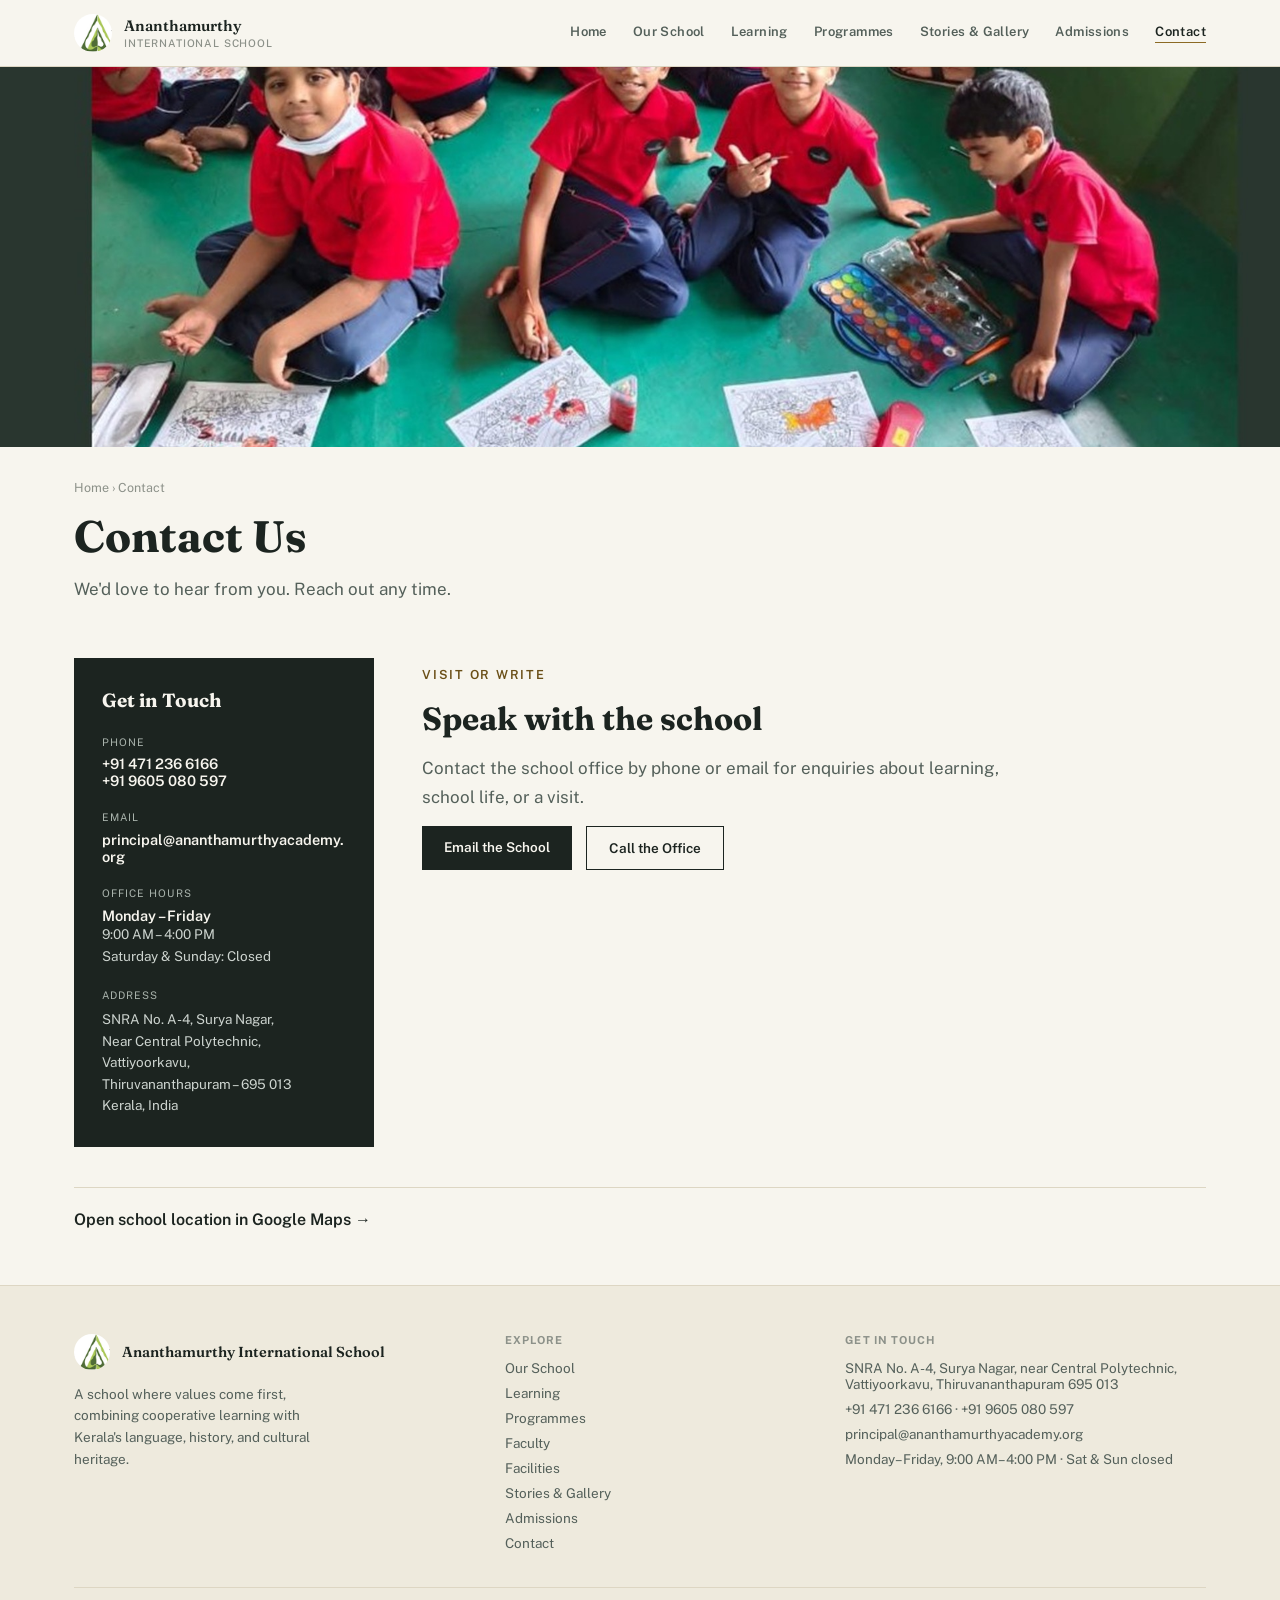
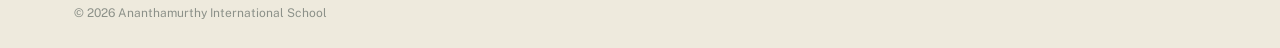
<file: contact.html>
<!DOCTYPE html>
<html lang="en">
<head>
<meta charset="UTF-8" />
<meta name="robots" content="noindex, nofollow" />
<meta name="viewport" content="width=device-width, initial-scale=1.0" />
<title>Contact — Ananthamurthy International School</title>
<link rel="preconnect" href="https://fonts.googleapis.com">
<link rel="preconnect" href="https://fonts.gstatic.com" crossorigin>
<link rel="stylesheet" href="https://fonts.googleapis.com/css2?family=Fraunces:ital,opsz,wght@0,9..144,400;0,9..144,500;0,9..144,600;0,9..144,700;1,9..144,500&family=Public+Sans:wght@400;500;600;700&display=swap">
<link rel="stylesheet" href="assets/css/editorial.css" />
</head>
<body>
  <header class="site"><div id="navbar-placeholder"></div></header>

  <div class="page-hero-photo">
    <img src="assets/images/images/banner8.jpg" alt="Ananthamurthy International School building" />
  </div>
  <div class="wrap page-hero-copy">
    <p class="crumb"><a href="index.html">Home</a> › Contact</p>
    <h1>Contact Us</h1>
    <p class="lede">We'd love to hear from you. Reach out any time.</p>
  </div>

  <section class="section" style="border-top:none; padding-top:0;">
    <div class="wrap">
      <div class="contact-grid">
        <div class="contact-card">
          <h2>Get in Touch</h2>
          <div class="group">
            <p class="label">Phone</p>
            <a href="tel:+914712366166">+91 471 236 6166</a>
            <a href="tel:+919605080597">+91 9605 080 597</a>
          </div>
          <div class="group">
            <p class="label">Email</p>
            <a href="mailto:principal@ananthamurthyacademy.org" style="word-break:break-all;">principal@ananthamurthyacademy.org</a>
          </div>
          <div class="group">
            <p class="label">Office Hours</p>
            <a>Monday – Friday</a>
            <p>9:00 AM – 4:00 PM</p>
            <p>Saturday &amp; Sunday: Closed</p>
          </div>
          <div class="group">
            <p class="label">Address</p>
            <p>SNRA No. A-4, Surya Nagar,<br/>Near Central Polytechnic,<br/>Vattiyoorkavu,<br/>Thiruvananthapuram – 695 013<br/>Kerala, India</p>
          </div>
        </div>

        <div class="contact-body">
          <p class="eyebrow">Visit or Write</p>
          <h2 style="font-size:clamp(24px,3vw,32px); margin-bottom:16px;">Speak with the school</h2>
          <p class="lede">Contact the school office by phone or email for enquiries about learning, school life, or a visit.</p>
          <div class="contact-actions">
            <a class="btn btn-ink" href="mailto:principal@ananthamurthyacademy.org">Email the School</a>
            <a class="btn btn-outline" href="tel:+914712366166">Call the Office</a>
          </div>
        </div>
      </div>

      <a class="map-link" target="_blank" rel="noreferrer" href="https://www.google.com/maps/search/?api=1&amp;query=Ananthamurthy+International+School,+SNRA+A-4,+Surya+Nagar,+Vattiyoorkavu,+Thiruvananthapuram+695013">
        Open school location in Google Maps <span aria-hidden="true">→</span>
      </a>
    </div>
  </section>

  <footer class="site"><div id="footer-placeholder"></div></footer>
  <script src="assets/js/editorial-nav.js?v=20261016"></script>
</body>
</html>
</file>
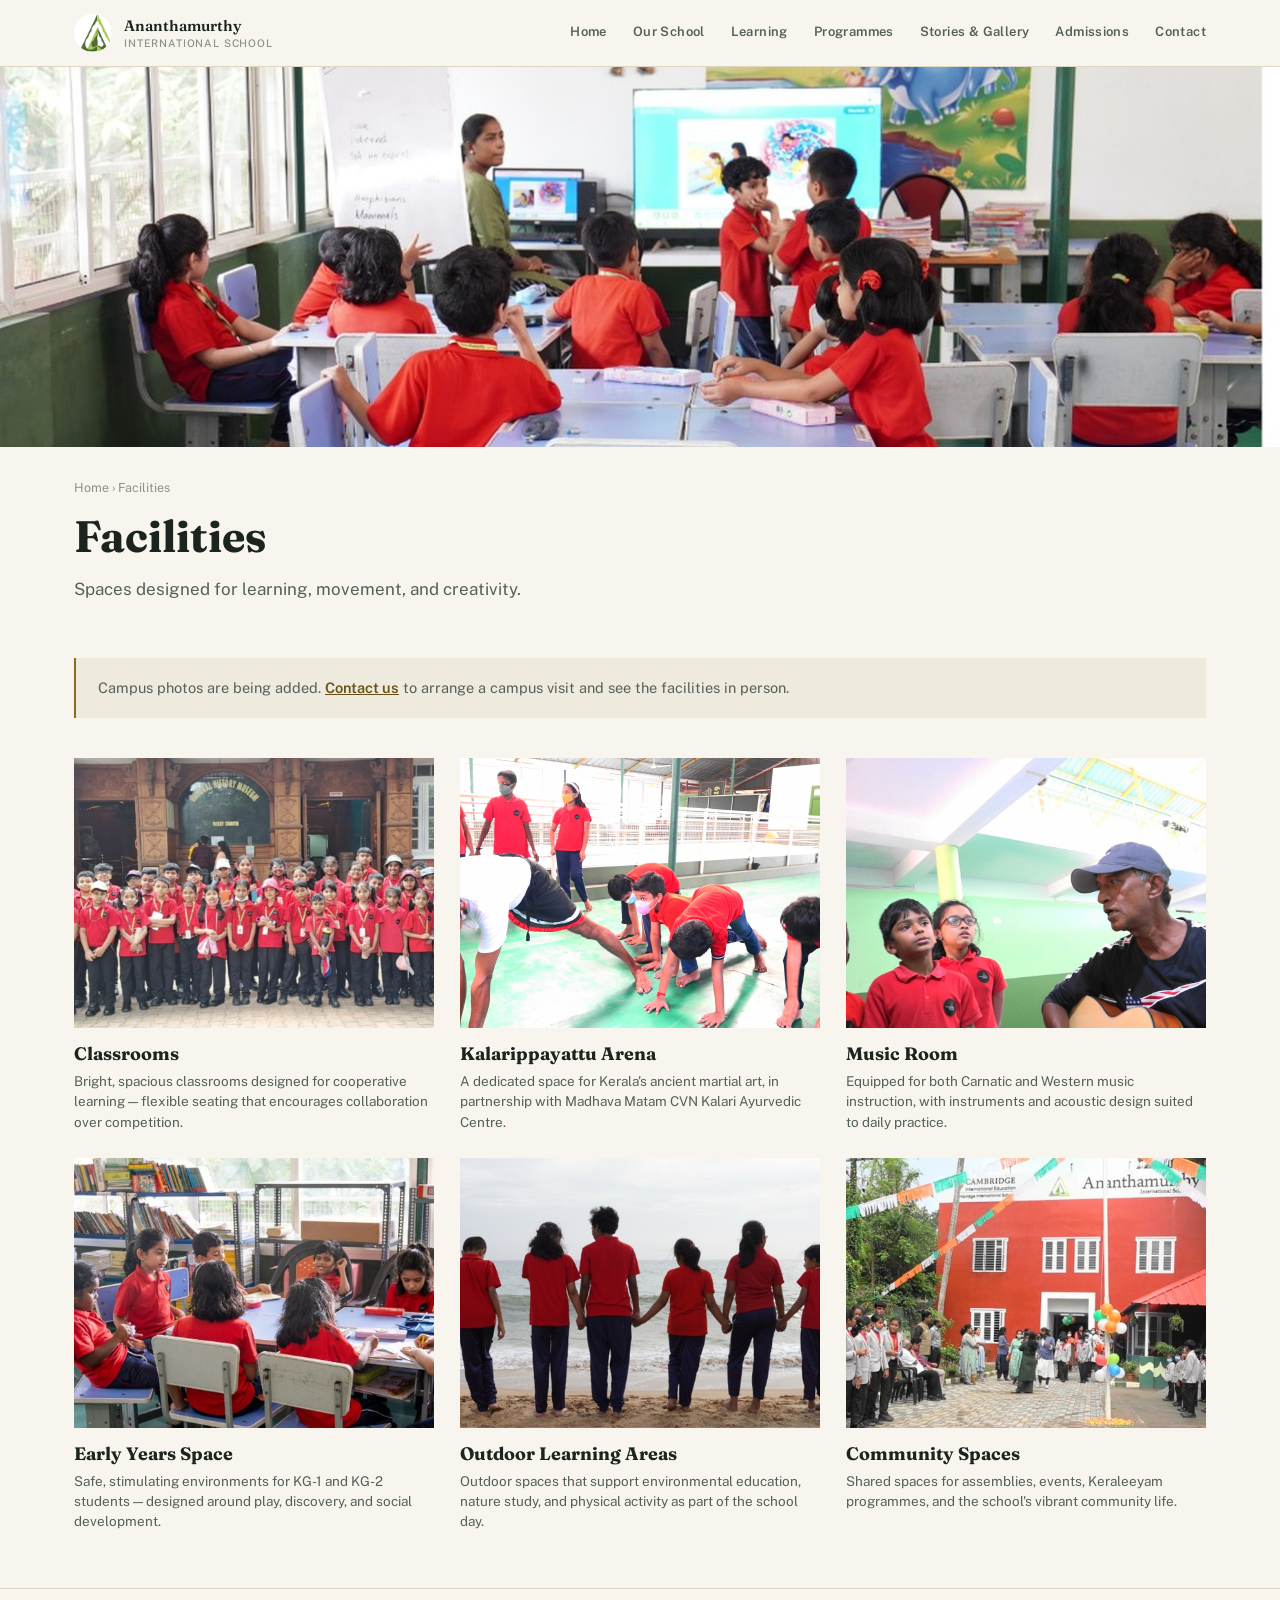
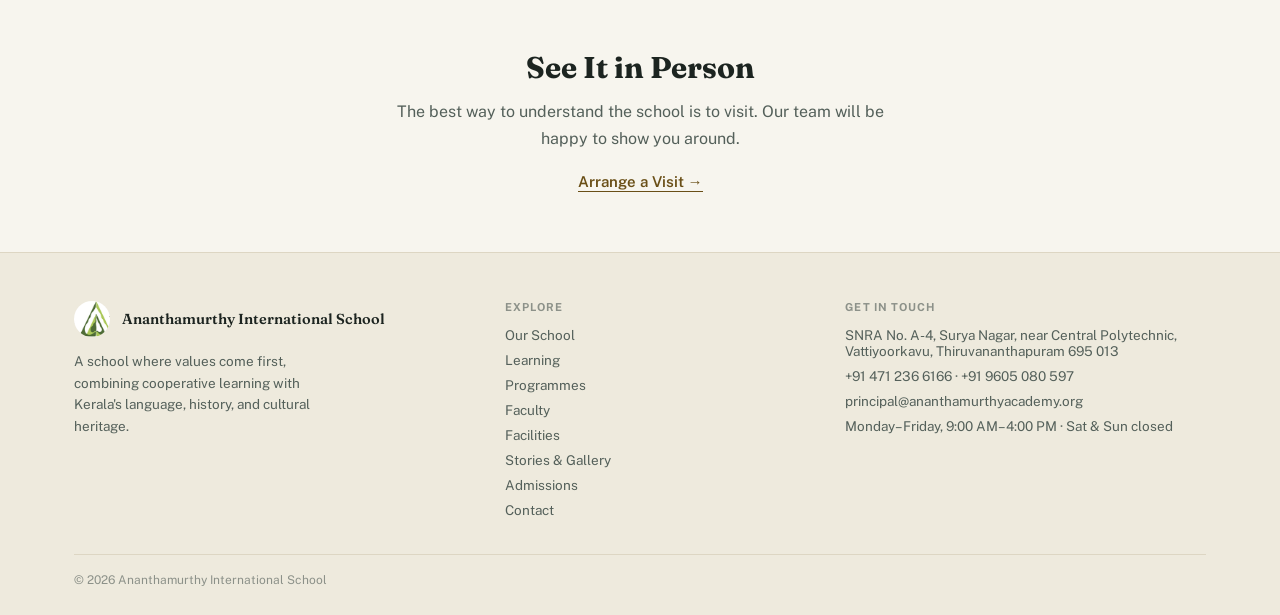
<file: facilities.html>
<!DOCTYPE html>
<html lang="en">
<head>
<meta charset="UTF-8" />
<meta name="robots" content="noindex, nofollow" />
<meta name="viewport" content="width=device-width, initial-scale=1.0" />
<title>Facilities — Ananthamurthy International School</title>
<link rel="preconnect" href="https://fonts.googleapis.com">
<link rel="preconnect" href="https://fonts.gstatic.com" crossorigin>
<link rel="stylesheet" href="https://fonts.googleapis.com/css2?family=Fraunces:ital,opsz,wght@0,9..144,400;0,9..144,500;0,9..144,600;0,9..144,700;1,9..144,500&family=Public+Sans:wght@400;500;600;700&display=swap">
<link rel="stylesheet" href="assets/css/editorial.css" />
</head>
<body>
  <header class="site"><div id="navbar-placeholder"></div></header>

  <div class="page-hero-photo">
    <img src="assets/images/images/banner3.jpg" alt="Ananthamurthy International School grounds" />
  </div>
  <div class="wrap page-hero-copy">
    <p class="crumb"><a href="index.html">Home</a> › Facilities</p>
    <h1>Facilities</h1>
    <p class="lede">Spaces designed for learning, movement, and creativity.</p>
  </div>

  <section class="section" style="border-top:none; padding-top:0;">
    <div class="wrap">
      <div class="notice"><p>Campus photos are being added. <a href="contact.html">Contact us</a> to arrange a campus visit and see the facilities in person.</p></div>
      <div class="prog-grid" style="grid-template-columns:repeat(auto-fill,minmax(280px,1fr));">
        <div class="prog-card">
          <div class="prog-photo" style="aspect-ratio:4/3;"><img src="assets/images/images/banner2.jpg" alt="Classrooms" loading="lazy" /></div>
          <h3>Classrooms</h3>
          <p>Bright, spacious classrooms designed for cooperative learning — flexible seating that encourages collaboration over competition.</p>
        </div>
        <div class="prog-card">
          <div class="prog-photo" style="aspect-ratio:4/3;"><img src="assets/images/images/kalari_02.jpg" alt="Kalarippayattu Arena" loading="lazy" /></div>
          <h3>Kalarippayattu Arena</h3>
          <p>A dedicated space for Kerala's ancient martial art, in partnership with Madhava Matam CVN Kalari Ayurvedic Centre.</p>
        </div>
        <div class="prog-card">
          <div class="prog-photo" style="aspect-ratio:4/3;"><img src="assets/images/images/Picture2.jpg" alt="Music Room" loading="lazy" /></div>
          <h3>Music Room</h3>
          <p>Equipped for both Carnatic and Western music instruction, with instruments and acoustic design suited to daily practice.</p>
        </div>
        <div class="prog-card">
          <div class="prog-photo" style="aspect-ratio:4/3;"><img src="assets/images/images/banner5.jpg" alt="Early Years Space" loading="lazy" /></div>
          <h3>Early Years Space</h3>
          <p>Safe, stimulating environments for KG-1 and KG-2 students — designed around play, discovery, and social development.</p>
        </div>
        <div class="prog-card">
          <div class="prog-photo" style="aspect-ratio:4/3;"><img src="assets/images/images/banner6.jpg" alt="Outdoor Areas" loading="lazy" /></div>
          <h3>Outdoor Learning Areas</h3>
          <p>Outdoor spaces that support environmental education, nature study, and physical activity as part of the school day.</p>
        </div>
        <div class="prog-card">
          <div class="prog-photo" style="aspect-ratio:4/3;"><img src="assets/images/images/banner9.jpg" alt="Common Areas" loading="lazy" /></div>
          <h3>Community Spaces</h3>
          <p>Shared spaces for assemblies, events, Keraleeyam programmes, and the school's vibrant community life.</p>
        </div>
      </div>
    </div>
  </section>

  <section class="cta-banner">
    <div class="wrap">
      <h2>See It in Person</h2>
      <p>The best way to understand the school is to visit. Our team will be happy to show you around.</p>
      <a class="textlink" href="admissions.html">Arrange a Visit →</a>
    </div>
  </section>

  <footer class="site"><div id="footer-placeholder"></div></footer>
  <script src="assets/js/editorial-nav.js?v=20261016"></script>
</body>
</html>
</file>
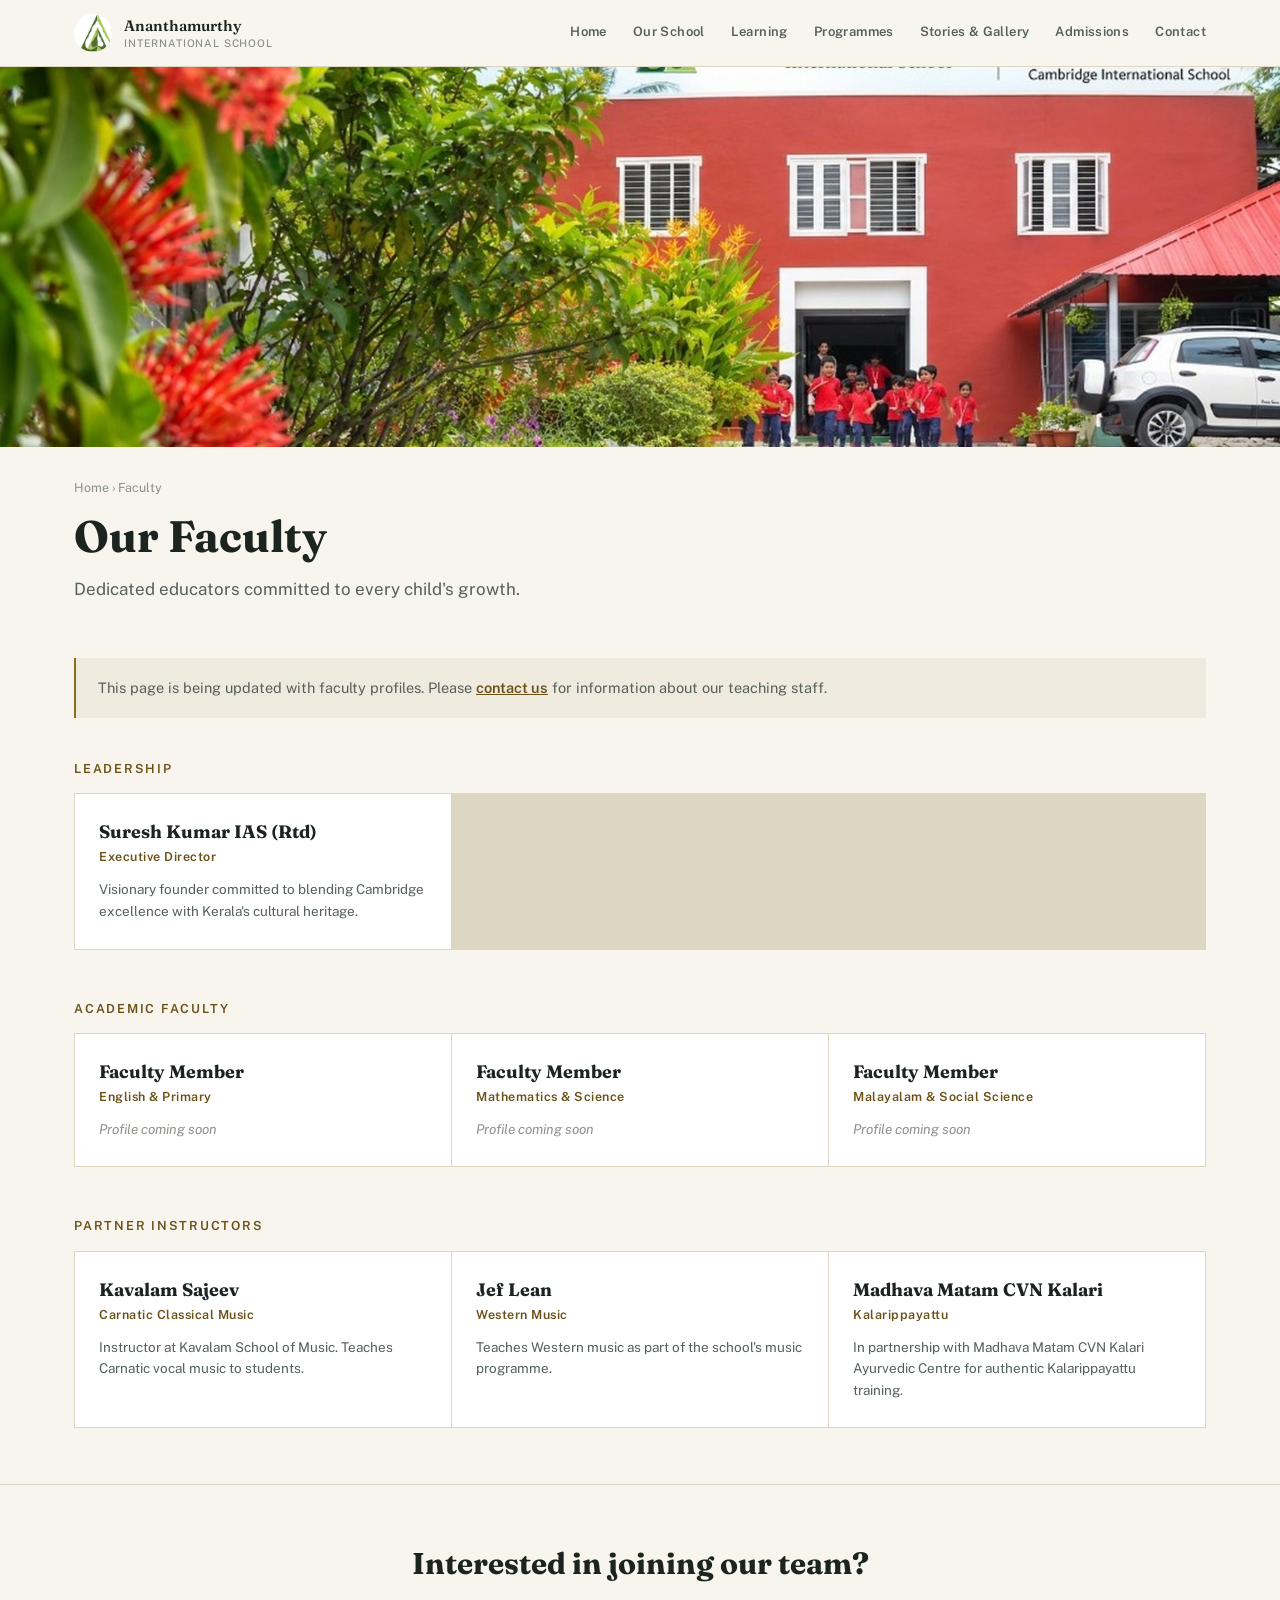
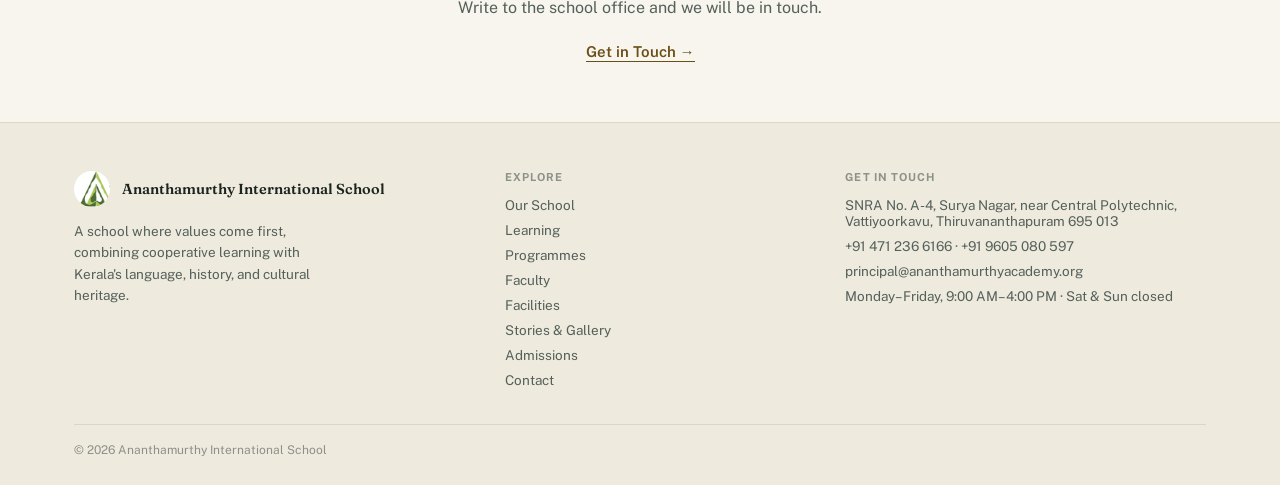
<file: faculty.html>
<!DOCTYPE html>
<html lang="en">
<head>
<meta charset="UTF-8" />
<meta name="robots" content="noindex, nofollow" />
<meta name="viewport" content="width=device-width, initial-scale=1.0" />
<title>Faculty — Ananthamurthy International School</title>
<link rel="preconnect" href="https://fonts.googleapis.com">
<link rel="preconnect" href="https://fonts.gstatic.com" crossorigin>
<link rel="stylesheet" href="https://fonts.googleapis.com/css2?family=Fraunces:ital,opsz,wght@0,9..144,400;0,9..144,500;0,9..144,600;0,9..144,700;1,9..144,500&family=Public+Sans:wght@400;500;600;700&display=swap">
<link rel="stylesheet" href="assets/css/editorial.css" />
</head>
<body>
  <header class="site"><div id="navbar-placeholder"></div></header>

  <div class="page-hero-photo">
    <img src="assets/images/images/banner1.jpg" alt="Ananthamurthy International School" />
  </div>
  <div class="wrap page-hero-copy">
    <p class="crumb"><a href="index.html">Home</a> › Faculty</p>
    <h1>Our Faculty</h1>
    <p class="lede">Dedicated educators committed to every child's growth.</p>
  </div>

  <section class="section" style="border-top:none; padding-top:0;">
    <div class="wrap">
      <div class="notice"><p>This page is being updated with faculty profiles. Please <a href="contact.html">contact us</a> for information about our teaching staff.</p></div>

      <p class="eyebrow">Leadership</p>
      <div class="people-grid" style="margin-bottom:48px;">
        <div class="person"><h3>Suresh Kumar IAS (Rtd)</h3><p class="role">Executive Director</p><p>Visionary founder committed to blending Cambridge excellence with Kerala's cultural heritage.</p></div>
      </div>

      <p class="eyebrow">Academic Faculty</p>
      <div class="people-grid" style="margin-bottom:48px;">
        <div class="person"><h3>Faculty Member</h3><p class="role">English &amp; Primary</p><p class="soon">Profile coming soon</p></div>
        <div class="person"><h3>Faculty Member</h3><p class="role">Mathematics &amp; Science</p><p class="soon">Profile coming soon</p></div>
        <div class="person"><h3>Faculty Member</h3><p class="role">Malayalam &amp; Social Science</p><p class="soon">Profile coming soon</p></div>
      </div>

      <p class="eyebrow">Partner Instructors</p>
      <div class="people-grid">
        <div class="person"><h3>Kavalam Sajeev</h3><p class="role">Carnatic Classical Music</p><p>Instructor at Kavalam School of Music. Teaches Carnatic vocal music to students.</p></div>
        <div class="person"><h3>Jef Lean</h3><p class="role">Western Music</p><p>Teaches Western music as part of the school's music programme.</p></div>
        <div class="person"><h3>Madhava Matam CVN Kalari</h3><p class="role">Kalarippayattu</p><p>In partnership with Madhava Matam CVN Kalari Ayurvedic Centre for authentic Kalarippayattu training.</p></div>
      </div>
    </div>
  </section>

  <section class="cta-banner">
    <div class="wrap">
      <h2>Interested in joining our team?</h2>
      <p>Write to the school office and we will be in touch.</p>
      <a class="textlink" href="contact.html">Get in Touch →</a>
    </div>
  </section>

  <footer class="site"><div id="footer-placeholder"></div></footer>
  <script src="assets/js/editorial-nav.js?v=20261016"></script>
</body>
</html>
</file>
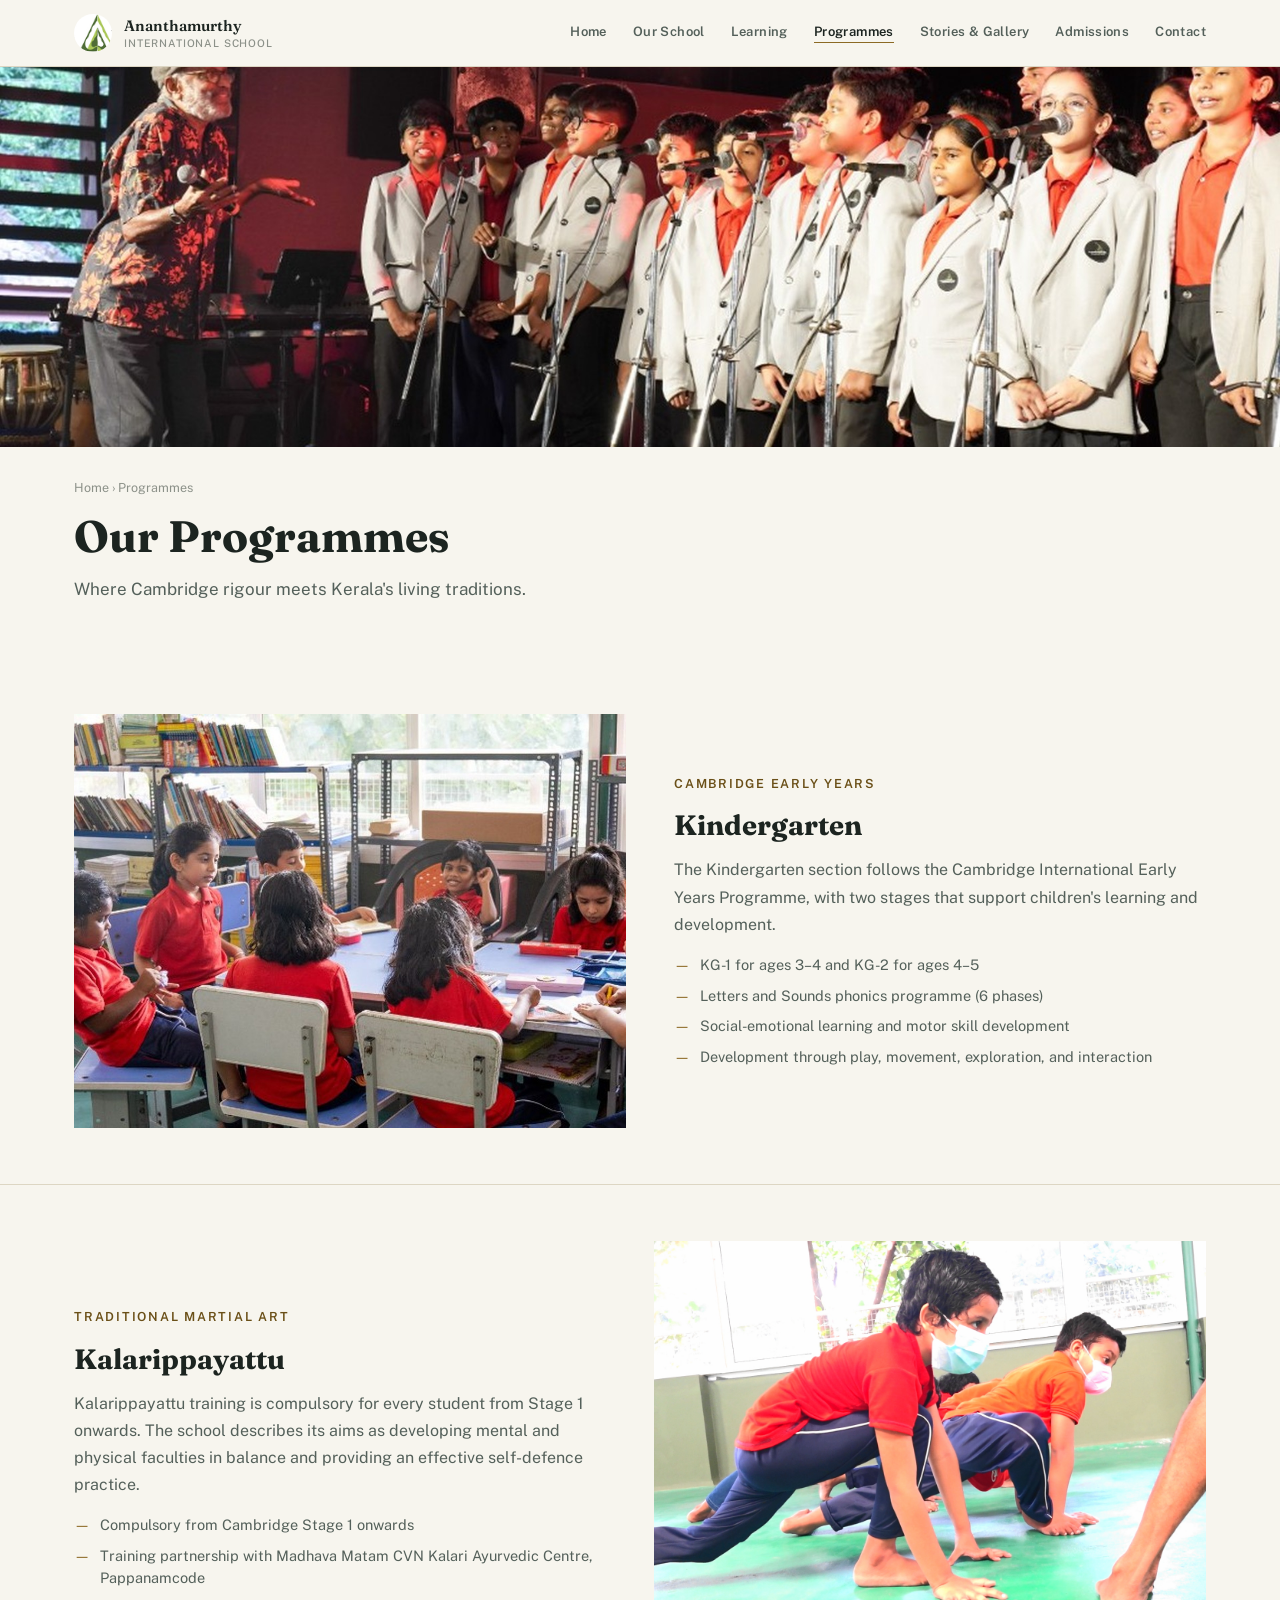
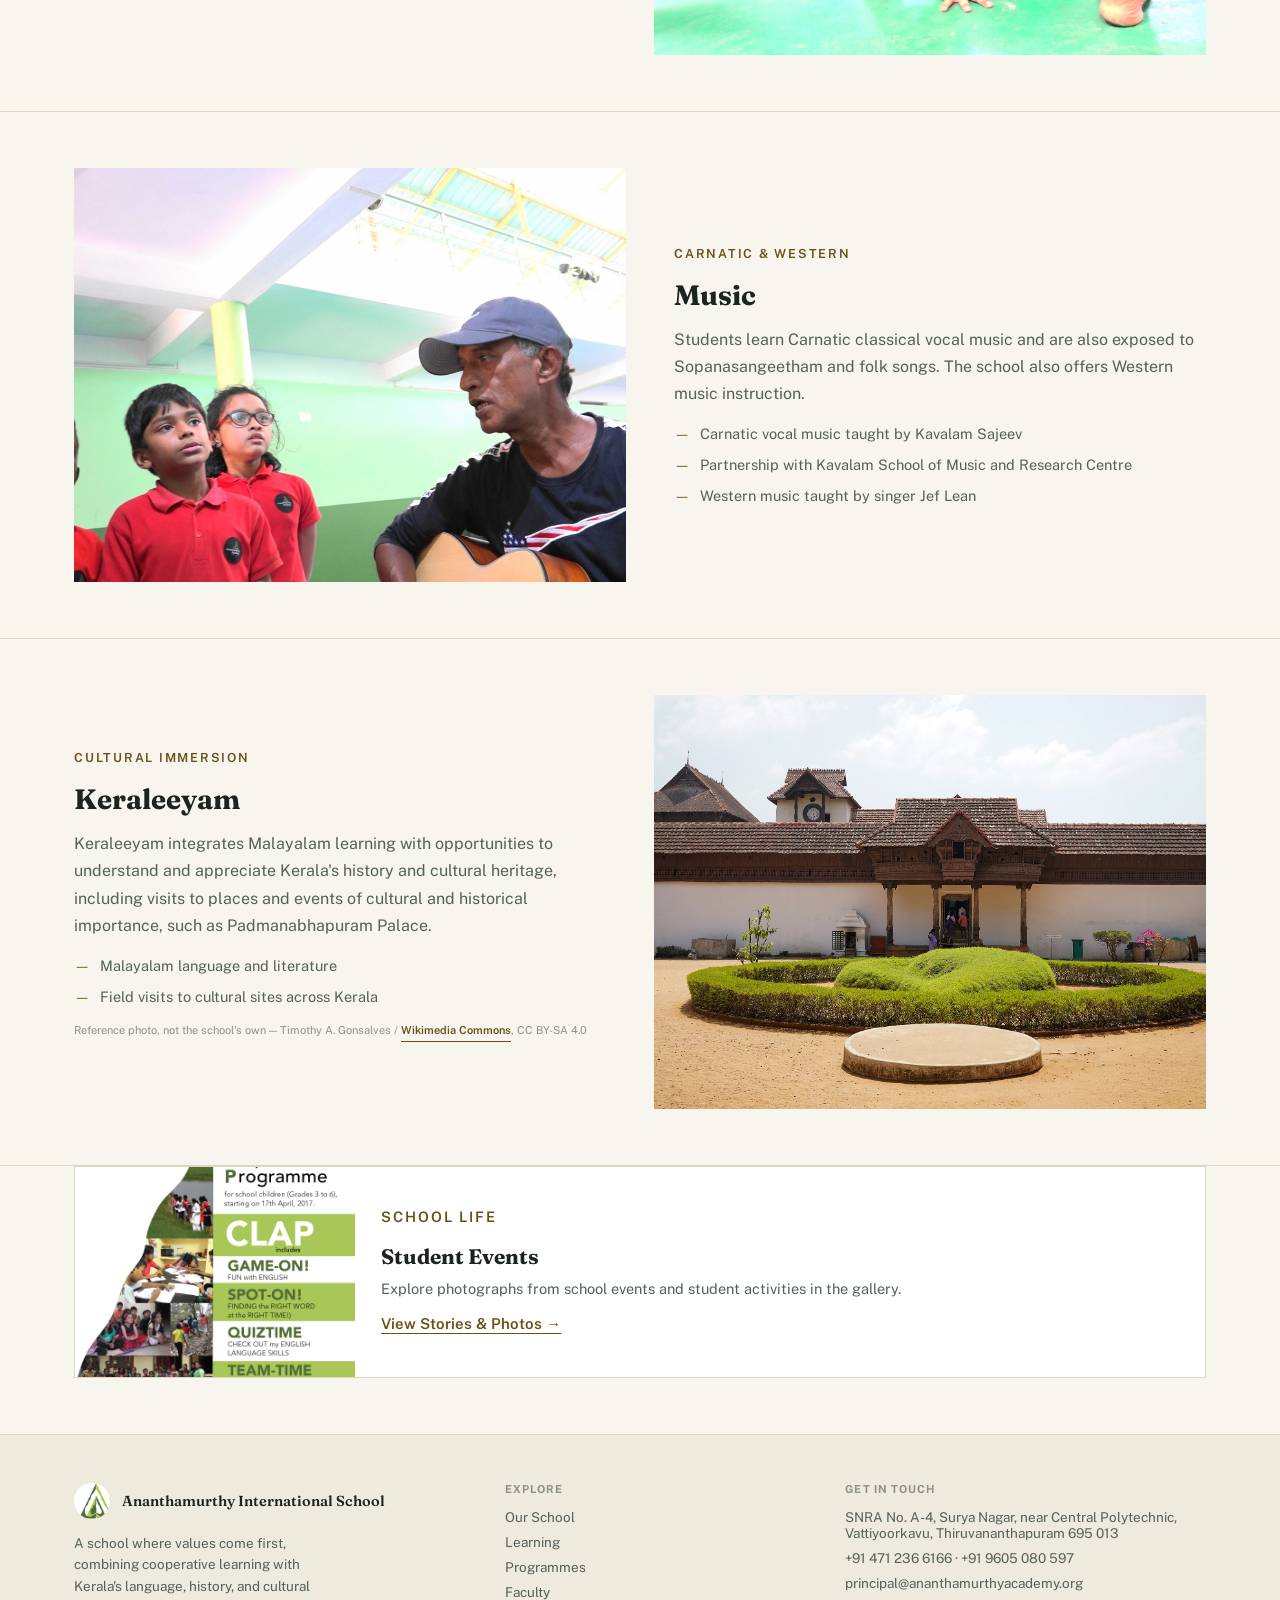
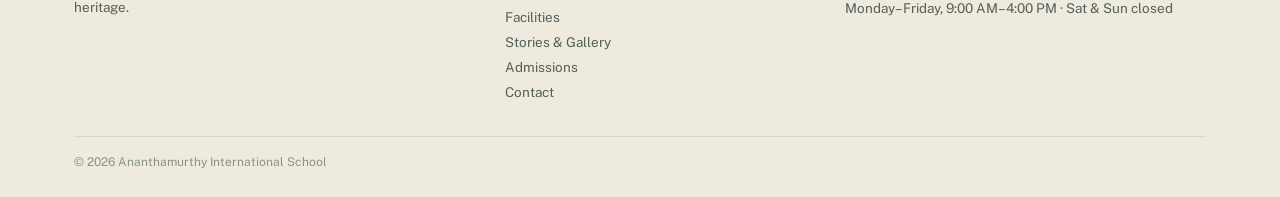
<file: programs.html>
<!DOCTYPE html>
<html lang="en">
<head>
<meta charset="UTF-8" />
<meta name="robots" content="noindex, nofollow" />
<meta name="viewport" content="width=device-width, initial-scale=1.0" />
<title>Programmes — Ananthamurthy International School</title>
<link rel="preconnect" href="https://fonts.googleapis.com">
<link rel="preconnect" href="https://fonts.gstatic.com" crossorigin>
<link rel="stylesheet" href="https://fonts.googleapis.com/css2?family=Fraunces:ital,opsz,wght@0,9..144,400;0,9..144,500;0,9..144,600;0,9..144,700;1,9..144,500&family=Public+Sans:wght@400;500;600;700&display=swap">
<link rel="stylesheet" href="assets/css/editorial.css" />
</head>
<body>
  <header class="site"><div id="navbar-placeholder"></div></header>

  <div class="page-hero-photo">
    <img src="assets/images/images/banner4.jpg" alt="Ananthamurthy International School students" />
  </div>
  <div class="wrap page-hero-copy">
    <p class="crumb"><a href="index.html">Home</a> › Programmes</p>
    <h1>Our Programmes</h1>
    <p class="lede">Where Cambridge rigour meets Kerala's living traditions.</p>
  </div>

  <section class="section" style="border-top:none;">
    <div class="wrap split">
      <div class="split-photo"><img src="assets/images/images/banner5.jpg" alt="Kindergarten" /></div>
      <div class="split-body">
        <p class="eyebrow">Cambridge Early Years</p>
        <h2>Kindergarten</h2>
        <p>The Kindergarten section follows the Cambridge International Early Years Programme, with two stages that support children's learning and development.</p>
        <ul class="split-list">
          <li>KG-1 for ages 3–4 and KG-2 for ages 4–5</li>
          <li>Letters and Sounds phonics programme (6 phases)</li>
          <li>Social-emotional learning and motor skill development</li>
          <li>Development through play, movement, exploration, and interaction</li>
        </ul>
      </div>
    </div>
  </section>

  <section class="section">
    <div class="wrap split reverse">
      <div class="split-photo"><img src="assets/images/images/kalari_01.jpg" alt="Students learning Kalarippayattu" /></div>
      <div class="split-body">
        <p class="eyebrow">Traditional Martial Art</p>
        <h2>Kalarippayattu</h2>
        <p>Kalarippayattu training is compulsory for every student from Stage 1 onwards. The school describes its aims as developing mental and physical faculties in balance and providing an effective self-defence practice.</p>
        <ul class="split-list">
          <li>Compulsory from Cambridge Stage 1 onwards</li>
          <li>Training partnership with Madhava Matam CVN Kalari Ayurvedic Centre, Pappanamcode</li>
        </ul>
      </div>
    </div>
  </section>

  <section class="section">
    <div class="wrap split">
      <div class="split-photo"><img src="assets/images/images/Picture2.jpg" alt="Music programme" /></div>
      <div class="split-body">
        <p class="eyebrow">Carnatic &amp; Western</p>
        <h2>Music</h2>
        <p>Students learn Carnatic classical vocal music and are also exposed to Sopanasangeetham and folk songs. The school also offers Western music instruction.</p>
        <ul class="split-list">
          <li>Carnatic vocal music taught by Kavalam Sajeev</li>
          <li>Partnership with Kavalam School of Music and Research Centre</li>
          <li>Western music taught by singer Jef Lean</li>
        </ul>
      </div>
    </div>
  </section>

  <section class="section">
    <div class="wrap split reverse">
      <div class="split-photo"><img src="assets/images/external/padmanabhapuram-palace-wikimedia.jpg" alt="Padmanabhapuram Palace, a Travancore-era heritage site" /></div>
      <div class="split-body">
        <p class="eyebrow">Cultural Immersion</p>
        <h2>Keraleeyam</h2>
        <p>Keraleeyam integrates Malayalam learning with opportunities to understand and appreciate Kerala's history and cultural heritage, including visits to places and events of cultural and historical importance, such as Padmanabhapuram Palace.</p>
        <ul class="split-list">
          <li>Malayalam language and literature</li>
          <li>Field visits to cultural sites across Kerala</li>
        </ul>
        <p style="margin-top:14px; font-size:11px; color:var(--ink-faint);">Reference photo, not the school's own — Timothy A. Gonsalves / <a class="textlink" style="font-size:11px;" href="https://commons.wikimedia.org/wiki/File:Forecourt_Padmanabhapuram_Palace_Mar24_A7C_10099.jpg" target="_blank" rel="noreferrer">Wikimedia Commons</a>, CC BY-SA 4.0</p>
      </div>
    </div>
  </section>

  <section class="panels" style="padding-top:0;">
    <div class="wrap">
      <div class="panel" style="display:flex; flex-wrap:wrap; align-items:center;">
        <div class="panel-photo" style="flex:0 0 280px; aspect-ratio:4/3;">
          <img src="assets/images/events/clap-events-ananthamurthy-academy.jpg" alt="CLAP school event" />
        </div>
        <div class="panel-body" style="flex:1 1 280px;">
          <p class="eyebrow">School Life</p>
          <h3>Student Events</h3>
          <p>Explore photographs from school events and student activities in the gallery.</p>
          <a class="textlink" href="gallery.html">View Stories &amp; Photos →</a>
        </div>
      </div>
    </div>
  </section>

  <footer class="site"><div id="footer-placeholder"></div></footer>
  <script src="assets/js/editorial-nav.js?v=20261016"></script>
</body>
</html>
</file>
<file: assets/css/editorial.css>
/* ============================================================
   Ananthamurthy International School — editorial design system
   Palette: warm neutral paper + near-black ink + one muted gold
   accent. Serif display (Fraunces) + Public Sans body. No pill
   buttons, no emoji icons, no solid color blocks — hairline rules
   and real photography carry the page instead.
   ============================================================ */

:root{
  --paper:#f7f5ee;
  --paper-deep:#eeeadd;
  --surface:#ffffff;
  --ink:#1c2420;
  --ink-soft:#54605a;
  --ink-faint:#8c9189;
  --rule:#ddd6c3;
  --accent:#8c6a24;
  --accent-ink:#6a4f17;
  --max:1180px;
}
*{box-sizing:border-box;}
html{scroll-behavior:smooth;}
body{
  margin:0;
  background:var(--paper);
  color:var(--ink);
  font-family:'Public Sans', Arial, sans-serif;
  -webkit-font-smoothing:antialiased;
}
img{max-width:100%; display:block;}
.wrap{max-width:var(--max); margin-inline:auto; padding-inline:24px;}

h1,h2,h3{
  font-family:'Fraunces', Georgia, serif;
  font-weight:700;
  color:var(--ink);
  text-wrap:balance;
  margin:0;
}
.eyebrow{
  font-family:'Public Sans', sans-serif;
  font-size:12.5px;
  font-weight:600;
  letter-spacing:0.14em;
  text-transform:uppercase;
  color:var(--accent-ink);
  margin:0 0 14px;
}
.lede{color:var(--ink-soft); font-size:17px; line-height:1.7; max-width:62ch;}
p{margin:0 0 14px; color:var(--ink-soft); line-height:1.7;}
a{color:inherit;}
.textlink{
  color:var(--accent-ink);
  text-decoration:none;
  font-weight:600;
  font-size:15px;
  border-bottom:1px solid currentColor;
  padding-bottom:1px;
  display:inline-block;
}
.textlink:hover{color:var(--ink);}

/* ===== NAV ===== */
header.site{
  position:sticky; top:0; z-index:40;
  background:rgba(247,245,238,0.96);
  backdrop-filter:blur(6px);
  border-bottom:1px solid var(--rule);
}
.nav-inner{display:flex; align-items:center; justify-content:space-between; gap:20px; padding-block:14px;}
.brand{display:flex; align-items:center; gap:12px; text-decoration:none;}
.brand img{width:38px; height:38px; border-radius:50%; object-fit:cover;}
.brand-text{font-family:'Fraunces',serif; font-size:15px; font-weight:600; line-height:1.2; color:var(--ink);}
.brand-text small{display:block; font-family:'Public Sans',sans-serif; font-weight:500; font-size:10.5px; letter-spacing:0.08em; text-transform:uppercase; color:var(--ink-faint); margin-top:2px;}
nav.links{display:flex; align-items:center; gap:26px; flex-wrap:wrap;}
nav.links a{font-size:13px; font-weight:600; letter-spacing:0.03em; text-decoration:none; color:var(--ink-soft); padding-bottom:3px; border-bottom:1px solid transparent;}
nav.links a:hover{color:var(--ink); border-color:var(--rule);}
nav.links a.current{color:var(--ink); border-color:var(--accent);}
#nav-toggle{display:none; background:none; border:1px solid var(--rule); border-radius:6px; padding:7px 9px; color:var(--ink);}
#nav-toggle svg{width:18px; height:18px; display:block;}
#mobile-links{display:none;}

/* ===== PAGE HERO (inner pages: photo + breadcrumb + title below) ===== */
.page-hero-photo{width:100%; height:38vw; max-height:380px; min-height:220px; overflow:hidden; background:var(--paper-deep);}
.page-hero-photo img{width:100%; height:100%; object-fit:cover;}
.page-hero-copy{padding-block:30px 40px;}
.crumb{font-size:12.5px; color:var(--ink-faint); margin-bottom:14px;}
.crumb a{text-decoration:none; color:var(--ink-faint);}
.crumb a:hover{color:var(--accent-ink);}
.page-hero-copy h1{font-size:clamp(28px,4.2vw,44px); line-height:1.1;}
.page-hero-copy .lede{margin-top:14px;}

/* ===== HOME HERO ===== */
.hero-photo{width:100%; height:62vw; max-height:620px; min-height:320px; overflow:hidden; background:var(--paper-deep);}
.hero-photo img{width:100%; height:100%; object-fit:cover; object-position:center 35%;}
.hero-copy{padding-block:52px 44px;}
.hero-copy h1{font-size:clamp(32px,5vw,54px); line-height:1.08; max-width:16ch;}
.hero-copy .lede{margin-top:18px; font-size:18px;}
.hero-actions{display:flex; gap:28px; margin-top:28px; flex-wrap:wrap;}

/* ===== SECTION / RULES ===== */
.section{padding-block:56px; border-top:1px solid var(--rule);}
.section:first-of-type{border-top:none;}
.section-head{margin-bottom:32px;}
.section-head h2{font-size:clamp(24px,3vw,32px);}
.section-head .lede{margin-top:10px;}
.section-head.row{display:flex; justify-content:space-between; align-items:flex-end; gap:16px; flex-wrap:wrap;}

/* ===== EDITORIAL INTRO (two-column text) ===== */
.intro-inner{display:flex; gap:56px; flex-wrap:wrap;}
.intro-inner .col{flex:1 1 320px;}
.intro-inner h2{font-size:clamp(24px,3vw,32px); margin-bottom:18px;}

/* ===== SPLIT (photo + text, reversible) ===== */
.split{display:flex; gap:48px; align-items:center; flex-wrap:wrap;}
.split.reverse{flex-direction:row-reverse;}
.split-photo{flex:1 1 400px; aspect-ratio:4/3; overflow:hidden; background:var(--paper-deep);}
.split-photo img{width:100%; height:100%; object-fit:cover;}
.split-body{flex:1 1 380px;}
.split-body h2,.split-body h3{font-size:clamp(22px,2.6vw,28px); margin-bottom:14px;}
.split-list{list-style:none; margin:16px 0 0; padding:0; display:grid; gap:9px;}
.split-list li{display:flex; gap:10px; font-size:14.5px; color:var(--ink-soft); line-height:1.5;}
.split-list li::before{content:"—"; color:var(--accent); flex:0 0 auto;}

/* ===== TWO / THREE PANEL ===== */
.panels{padding-block:56px; border-top:1px solid var(--rule);}
.panel-grid{display:grid; grid-template-columns:1fr 1fr; gap:28px;}
.panel{background:var(--surface); border:1px solid var(--rule);}
.panel-photo{aspect-ratio:4/3; overflow:hidden; background:var(--paper-deep);}
.panel-photo img{width:100%; height:100%; object-fit:cover;}
.panel-body{padding:24px 26px 28px;}
.panel-body h3{font-size:21px; margin-bottom:8px;}
.panel-body p{font-size:14.5px; line-height:1.65; margin:0 0 14px;}

/* ===== FULL BLEED BREAK ===== */
.break{width:100%; height:46vw; max-height:460px; min-height:260px; overflow:hidden; background:var(--paper-deep); position:relative;}
.break img{width:100%; height:100%; object-fit:cover; object-position:center 30%;}
.break-cap{position:absolute; left:24px; bottom:18px; font-family:'Fraunces', serif; font-style:italic; font-weight:500; color:#fff; font-size:clamp(17px,2.4vw,24px); text-shadow:0 1px 12px rgba(0,0,0,0.45); max-width:28ch;}

/* ===== QUOTE / FEATURE PERSON ===== */
.quote-section{padding-block:60px; border-top:1px solid var(--rule);}
.quote-grid{display:flex; gap:48px; align-items:center; flex-wrap:wrap;}
.quote-photo{width:180px; height:180px; flex:0 0 auto; border-radius:50%; overflow:hidden; background:var(--paper-deep);}
.quote-photo img{width:100%; height:100%; object-fit:cover;}
.quote-body{flex:1 1 380px;}
blockquote{margin:0 0 16px; font-family:'Fraunces',serif; font-style:italic; font-weight:500; font-size:clamp(19px,2.4vw,26px); line-height:1.45; color:var(--ink);}
.quote-attr{font-size:14px; font-weight:600;}
.quote-attr span{display:block; font-weight:400; color:var(--ink-faint); font-size:13px; margin-top:2px;}

/* ===== PROGRAMMES / PHOTO GRID ===== */
.prog-grid{display:grid; grid-template-columns:repeat(4,1fr); gap:26px;}
.prog-photo{aspect-ratio:1/1; overflow:hidden; background:var(--paper-deep); margin-bottom:14px;}
.prog-photo img{width:100%; height:100%; object-fit:cover; transition:transform .5s ease;}
.prog-card:hover .prog-photo img{transform:scale(1.04);}
.prog-card h3{font-size:18px; margin-bottom:6px;}
.prog-card p{font-size:13.5px; margin:0; line-height:1.5;}
.prog-credit{display:block; color:var(--ink-faint); font-size:11px; margin-top:6px; line-height:1.5;}
.prog-credit a{color:inherit;}

/* ===== STEP ROW (true sequences: pathway stages, 5E model) ===== */
.step-row{display:grid; grid-template-columns:repeat(var(--steps,3),1fr); gap:3px;}
.step{background:var(--surface); border:1px solid var(--rule); padding:18px 16px; position:relative;}
.step-index{font-family:'Fraunces',serif; font-style:italic; font-size:13px; color:var(--accent-ink); margin-bottom:8px; display:block;}
.step h3{font-size:14.5px; margin-bottom:4px;}
.step p{font-size:12.5px; margin:0; color:var(--ink-faint); line-height:1.5;}

/* ===== PLAIN LIST GRID (mission aims, subjects, 6 C's — themed sets, not sequences) ===== */
.item-grid{display:grid; grid-template-columns:repeat(3,1fr); gap:1px; background:var(--rule); border:1px solid var(--rule);}
.item{background:var(--surface); padding:26px 24px;}
.item h3{font-size:16.5px; margin-bottom:8px;}
.item p{font-size:13.5px; margin:0; line-height:1.6;}

.col-list{display:grid; grid-template-columns:1fr 1fr; gap:40px;}
.col-list h3{font-family:'Public Sans',sans-serif; font-size:12px; font-weight:700; letter-spacing:0.08em; text-transform:uppercase; color:var(--ink-faint); margin-bottom:14px;}
.col-list ul{list-style:none; margin:0; padding:0; display:grid; gap:10px;}
.col-list li{font-size:14.5px; color:var(--ink-soft); display:flex; gap:10px; line-height:1.5;}
.col-list li::before{content:"—"; color:var(--accent); flex:0 0 auto;}

/* ===== FEATURE PAIR (e.g. Roots / Wings) ===== */
.feature-pair{display:grid; grid-template-columns:1fr 1fr; gap:1px; background:var(--rule); border:1px solid var(--rule);}
.feature{background:var(--surface); padding:34px 32px;}
.feature .eyebrow{color:var(--accent-ink);}
.feature h3{font-size:22px; margin-bottom:12px;}
.feature p{font-size:14.5px; margin:0;}

/* ===== CTA BANNER ===== */
.cta-banner{padding-block:60px; border-top:1px solid var(--rule); text-align:center;}
.cta-banner h2{font-size:clamp(22px,3vw,30px); margin-bottom:12px;}
.cta-banner p{max-width:50ch; margin-inline:auto; margin-bottom:20px;}

/* ===== GALLERY ===== */
.filters{display:flex; flex-wrap:wrap; gap:10px; margin-bottom:28px;}
.filter-btn{
  font-family:'Public Sans',sans-serif; font-size:12.5px; font-weight:600;
  letter-spacing:0.02em; padding:9px 18px; background:var(--surface);
  border:1px solid var(--rule); color:var(--ink-soft); cursor:pointer;
}
.filter-btn.active{background:var(--ink); border-color:var(--ink); color:var(--paper);}
.gallery-grid{display:grid; grid-template-columns:repeat(3,1fr); gap:4px;}
.gallery-item{margin:0; background:var(--paper-deep);}
.gallery-item img{width:100%; aspect-ratio:4/3; object-fit:cover; cursor:pointer; transition:opacity .25s ease;}
.gallery-item img:hover{opacity:0.88;}
.gallery-item figcaption{font-size:10.5px; color:var(--ink-faint); padding:4px 2px 0; line-height:1.4;}
.lightbox{position:fixed; inset:0; z-index:100; background:rgba(16,20,17,0.94); display:flex; align-items:center; justify-content:center; padding:24px;}
.lightbox[hidden]{display:none;}
.lightbox-inner{position:relative; max-width:960px; width:100%;}
.lightbox-inner img{width:100%; max-height:84vh; object-fit:contain;}
#lightbox-close{position:absolute; top:-40px; right:0; background:none; border:0; color:#fff; font-size:28px; font-weight:300; cursor:pointer; line-height:1;}

.video-grid{display:grid; grid-template-columns:repeat(3,1fr); gap:24px;}
.video-card{background:var(--surface); border:1px solid var(--rule);}
.video-frame{aspect-ratio:16/9; background:var(--ink);}
.video-frame iframe{width:100%; height:100%; border:0;}
.video-card figcaption{padding:12px 14px; font-size:13px; color:var(--ink-soft); line-height:1.5;}

/* ===== CONTACT ===== */
.contact-grid{display:flex; gap:48px; flex-wrap:wrap;}
.contact-card{flex:0 0 300px; background:var(--ink); color:var(--paper); padding:30px 28px;}
.contact-card h2{color:var(--paper); font-size:19px; margin-bottom:22px;}
.contact-card .group{margin-bottom:20px;}
.contact-card .group:last-child{margin-bottom:0;}
.contact-card .label{font-size:10.5px; text-transform:uppercase; letter-spacing:0.1em; color:#a9b3ac; margin-bottom:5px;}
.contact-card a{color:var(--paper); text-decoration:none; display:block; font-weight:600; font-size:14.5px;}
.contact-card a:hover{color:#e3bb5e;}
.contact-card p{color:#cdd4cf; font-size:13.5px; margin:0; line-height:1.6;}
.contact-body{flex:1 1 380px; padding-block:6px;}
.contact-actions{display:flex; gap:14px; flex-wrap:wrap; margin-top:10px;}
.btn{font-family:'Public Sans',sans-serif; font-weight:600; font-size:13.5px; text-decoration:none; padding:13px 22px; display:inline-block;}
.btn-ink{background:var(--ink); color:var(--paper);}
.btn-ink:hover{background:#000;}
.btn-outline{border:1px solid var(--ink); color:var(--ink);}
.btn-outline:hover{background:var(--ink); color:var(--paper);}
.map-link{display:block; border-top:1px solid var(--rule); margin-top:40px; padding-top:22px; font-weight:600; text-decoration:none; color:var(--ink);}
.map-link:hover{color:var(--accent-ink);}

/* ===== NOTICE / STATS / TABLE / FORM / FAQ (admissions, faculty, facilities) ===== */
.notice{border-left:2px solid var(--accent); background:var(--paper-deep); padding:18px 22px; margin-bottom:40px;}
.notice p{margin:0; font-size:14.5px;}
.notice strong{color:var(--ink);}
.notice a{color:var(--accent-ink); font-weight:600;}
.stat-row{display:grid; grid-template-columns:repeat(3,1fr); gap:1px; background:var(--rule); border:1px solid var(--rule);}
.stat{background:var(--surface); padding:26px 20px; text-align:center;}
.stat b{display:block; font-family:'Fraunces',serif; font-weight:600; font-size:30px; color:var(--ink);}
.stat span{font-size:13px; color:var(--ink-faint);}
.table-wrap{overflow-x:auto; border:1px solid var(--rule); background:var(--surface);}
.table-wrap table{width:100%; border-collapse:collapse; font-size:14px; text-align:left;}
.table-wrap th{font-size:11.5px; font-weight:700; letter-spacing:0.08em; text-transform:uppercase; color:var(--ink-faint); padding:14px 18px; border-bottom:1px solid var(--rule); background:var(--paper-deep);}
.table-wrap td{padding:13px 18px; color:var(--ink-soft); border-bottom:1px solid var(--rule);}
.table-wrap tr:last-child td{border-bottom:0;}
.table-wrap td:first-child{color:var(--ink); font-weight:600;}
.fine{font-size:12px; color:var(--ink-faint); margin-top:12px;}
.form-grid{display:grid; grid-template-columns:1fr 1fr; gap:18px;}
.form-grid .full{grid-column:1 / -1;}
.field label{display:block; font-size:12.5px; font-weight:600; color:var(--ink); margin-bottom:6px;}
.field input,.field select,.field textarea{width:100%; font-family:'Public Sans',sans-serif; font-size:14.5px; padding:11px 13px; border:1px solid var(--rule); background:var(--surface); color:var(--ink); border-radius:0;}
.field input:focus,.field select:focus,.field textarea:focus{outline:2px solid var(--accent); outline-offset:-1px;}
.field.check label{display:flex; gap:10px; align-items:flex-start; font-weight:400; font-size:13.5px; color:var(--ink-soft); line-height:1.5;}
.field.check input{width:auto; margin-top:3px; flex:0 0 auto;}
.hp{position:absolute; left:-9999px; width:1px; height:1px; overflow:hidden;}
button.btn{border:0; cursor:pointer;}
button.btn:disabled{opacity:.6; cursor:default;}
.form-msg{padding:14px 18px; font-size:14px; border:1px solid var(--rule); background:var(--surface);}
.form-msg.ok{border-left:2px solid #4a7a52;}
.form-msg.err{border-left:2px solid #a24a3a;}
.form-msg[hidden]{display:none;}
.faq-item{border-top:1px solid var(--rule);}
.faq-item:last-child{border-bottom:1px solid var(--rule);}
.faq-btn{width:100%; display:flex; justify-content:space-between; align-items:center; gap:16px; background:none; border:0; padding:20px 2px; text-align:left; cursor:pointer; font-family:'Fraunces',serif; font-weight:600; font-size:17px; color:var(--ink);}
.faq-icon{font-family:'Public Sans',sans-serif; font-size:22px; font-weight:300; color:var(--accent-ink);}
.faq-answer{display:none; padding:0 2px 20px; max-width:70ch;}
.faq-answer.open{display:block;}
.faq-answer p{margin:0;}
.people-grid{display:grid; grid-template-columns:repeat(3,1fr); gap:1px; background:var(--rule); border:1px solid var(--rule);}
.person{background:var(--surface); padding:26px 24px;}
.person h3{font-size:18px; margin-bottom:4px;}
.person .role{font-size:12.5px; font-weight:600; letter-spacing:0.04em; color:var(--accent-ink); margin:0 0 12px;}
.person p{font-size:13.5px; margin:0; line-height:1.6;}
.person .soon{font-style:italic; color:var(--ink-faint);}

/* ===== APPROACH TO LEARNING (5E method + Six Cs outcomes, Learning page) ===== */
.approach .section-head h2{font-weight:700;}
.o1{display:grid; grid-template-columns:1fr 56px 1.35fr; gap:0; align-items:start;}
.o1-h{font-size:13px; font-weight:800; letter-spacing:0.1em; text-transform:uppercase; color:var(--ink); margin:0 0 20px; padding-bottom:10px; border-bottom:2px solid var(--accent);}
.o1-arrow{align-self:center; text-align:center; font-size:30px; color:var(--accent);}
.timeline{list-style:none; margin:0; padding:0; position:relative;}
.timeline::before{content:""; position:absolute; left:17px; top:18px; bottom:18px; width:1px; background:var(--rule);}
.timeline li{display:flex; gap:16px; padding:0 0 22px; position:relative;}
.timeline li:last-child{padding-bottom:0;}
.dot{flex:0 0 35px; height:35px; border-radius:50%; background:var(--surface); border:1px solid var(--accent); color:var(--accent-ink); display:flex; align-items:center; justify-content:center; font-family:'Fraunces',serif; font-style:italic; font-weight:600; font-size:15px; position:relative; z-index:1;}
.timeline h4{margin:5px 0 3px; font-family:'Fraunces',serif; font-size:18px; font-weight:700; color:var(--ink);}
.timeline p{margin:0; font-size:13.5px; line-height:1.5;}
.cgrid{display:grid; grid-template-columns:1fr 1fr; gap:1px; background:var(--rule); border:1px solid var(--rule);}
.cc{background:var(--surface); padding:20px 20px 22px;}
.cc .ico{color:var(--accent-ink); margin-bottom:10px;}
.cc h4{margin:0 0 5px; font-family:'Fraunces',serif; font-size:17.5px; font-weight:700; color:var(--ink);}
.cc p{margin:0; font-size:13px; line-height:1.55;}
.o1-foot{margin:30px 0 0; padding-top:18px; border-top:1px solid var(--rule); font-family:'Fraunces',serif; font-style:italic; font-weight:500; font-size:17px; color:var(--ink); text-align:center;}
@media (max-width:900px){.o1{grid-template-columns:1fr; gap:28px;} .o1-arrow{transform:rotate(90deg); font-size:26px;}}
@media (max-width:560px){.cgrid{grid-template-columns:1fr;}}

/* ===== FOOTER ===== */
footer.site{border-top:1px solid var(--rule); padding-block:48px 28px; background:var(--paper-deep);}
.foot-grid{display:grid; grid-template-columns:1.3fr 1fr 1.2fr; gap:40px;}
.foot-brand{display:flex; align-items:center; gap:12px; margin-bottom:14px;}
.foot-brand img{width:36px; height:36px; border-radius:50%; object-fit:cover;}
.foot-brand-text{font-family:'Fraunces',serif; font-weight:600; font-size:14.5px;}
footer.site p{font-size:13.5px; line-height:1.6; max-width:34ch;}
footer.site h4{font-family:'Public Sans',sans-serif; font-size:11px; font-weight:700; letter-spacing:0.1em; text-transform:uppercase; color:var(--ink-faint); margin:0 0 14px;}
footer.site ul{list-style:none; margin:0; padding:0; display:grid; gap:9px; font-size:13.5px; color:var(--ink-soft);}
footer.site a{text-decoration:none;}
footer.site a:hover{color:var(--accent-ink);}
.foot-bottom{border-top:1px solid var(--rule); margin-top:36px; padding-top:18px; font-size:12px; color:var(--ink-faint); display:flex; justify-content:space-between; flex-wrap:wrap; gap:8px;}

/* ===== RESPONSIVE ===== */
@media (max-width:900px){
  .panel-grid{grid-template-columns:1fr;}
  .prog-grid{grid-template-columns:repeat(2,1fr);}
  .foot-grid{grid-template-columns:1fr; gap:28px;}
  .item-grid{grid-template-columns:1fr 1fr;}
  .feature-pair{grid-template-columns:1fr;}
  .step-row{grid-template-columns:repeat(var(--steps-sm,2),1fr);}
  .gallery-grid,.video-grid{grid-template-columns:repeat(2,1fr);}
  .people-grid{grid-template-columns:1fr 1fr;}
  .col-list{grid-template-columns:1fr; gap:28px;}
  nav.links{gap:16px;}
}
@media (max-width:560px){
  .wrap{padding-inline:18px;}
  nav.links{display:none;}
  #nav-toggle{display:inline-flex; align-items:center; justify-content:center;}
  #mobile-links.open{display:grid; gap:0; border-top:1px solid var(--rule); background:var(--paper);}
  #mobile-links.open a{padding:13px 4px; font-size:14px; font-weight:600; text-decoration:none; color:var(--ink-soft); border-bottom:1px solid var(--rule);}
  #mobile-links.open a.current{color:var(--ink); border-color:var(--accent);}
  .hero-photo{height:78vw;}
  .page-hero-photo{height:52vw;}
  .quote-grid{flex-direction:column; align-items:flex-start;}
  .split,.split.reverse{flex-direction:column;}
  .item-grid{grid-template-columns:1fr;}
  .step-row{grid-template-columns:1fr 1fr;}
  .gallery-grid,.video-grid{grid-template-columns:repeat(2,1fr);}
  .contact-card{flex-basis:auto;}
  .people-grid,.form-grid,.stat-row{grid-template-columns:1fr;}
}
</file>
